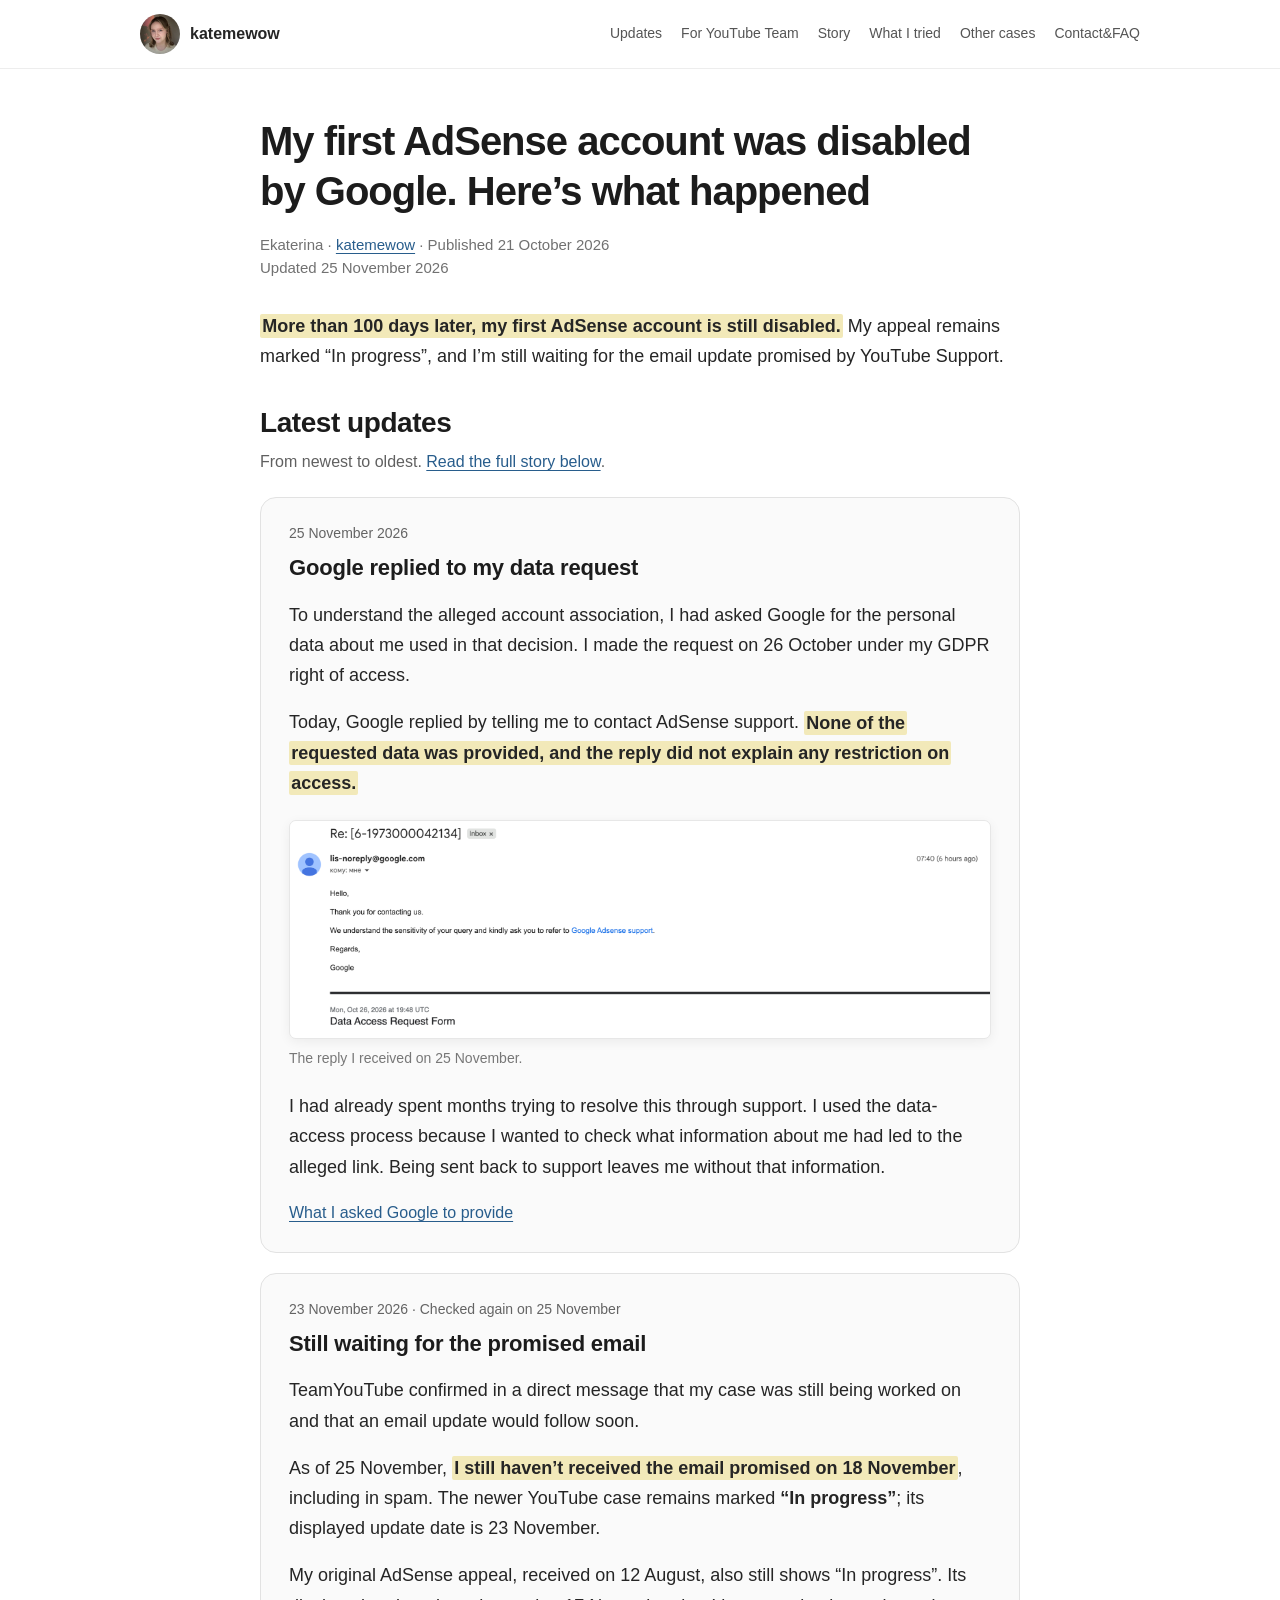
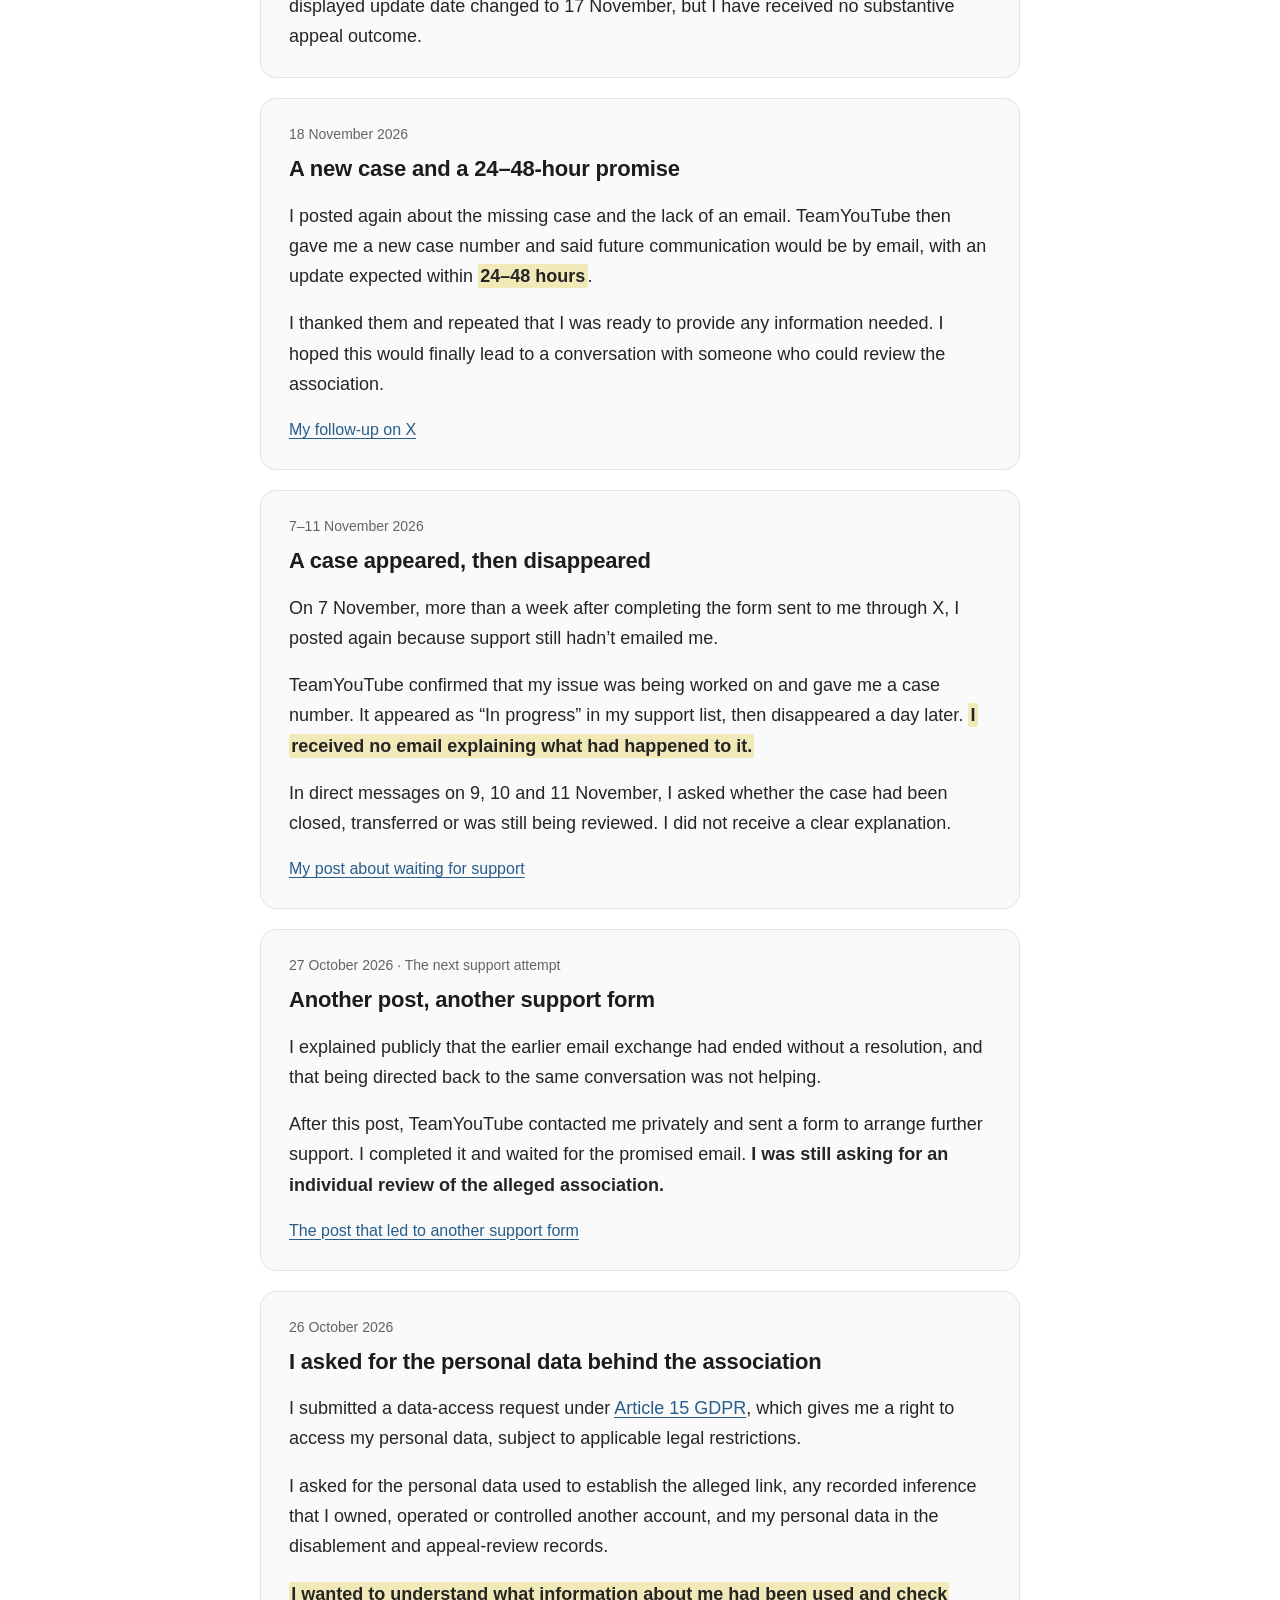
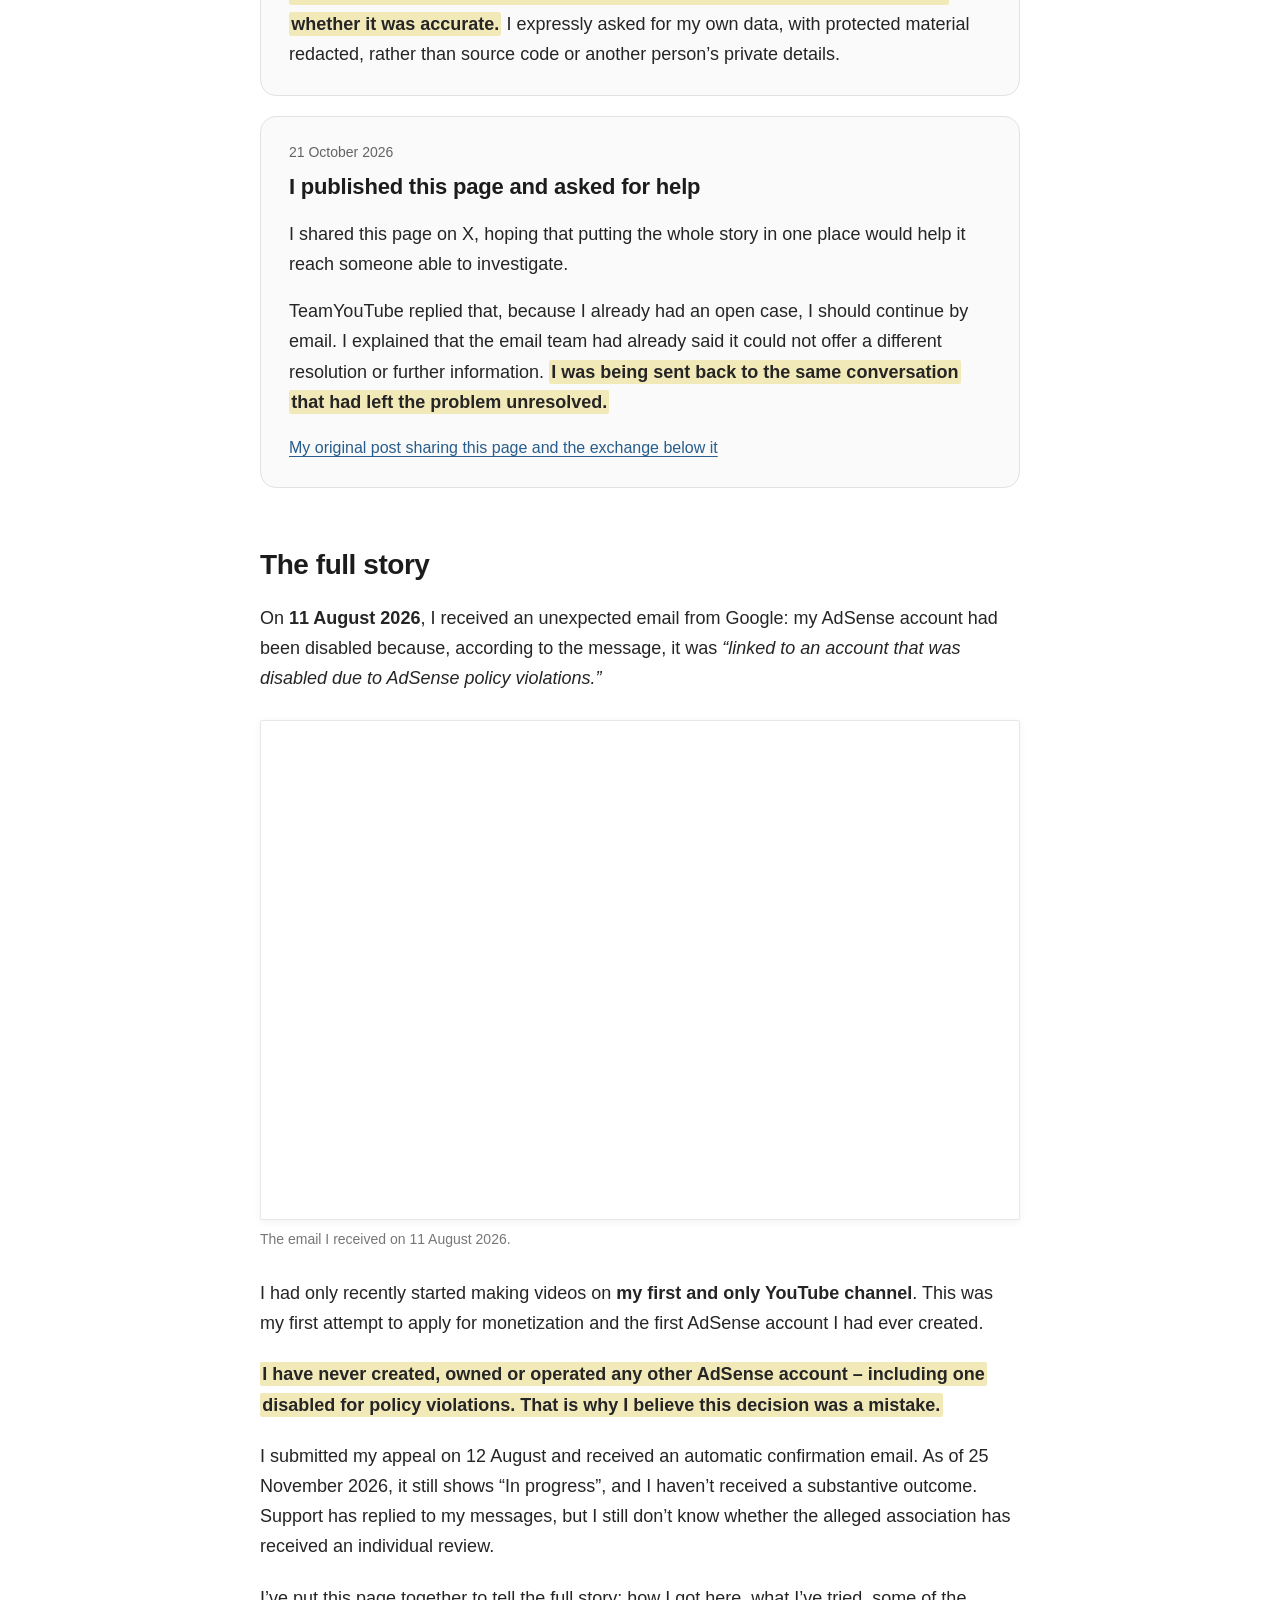
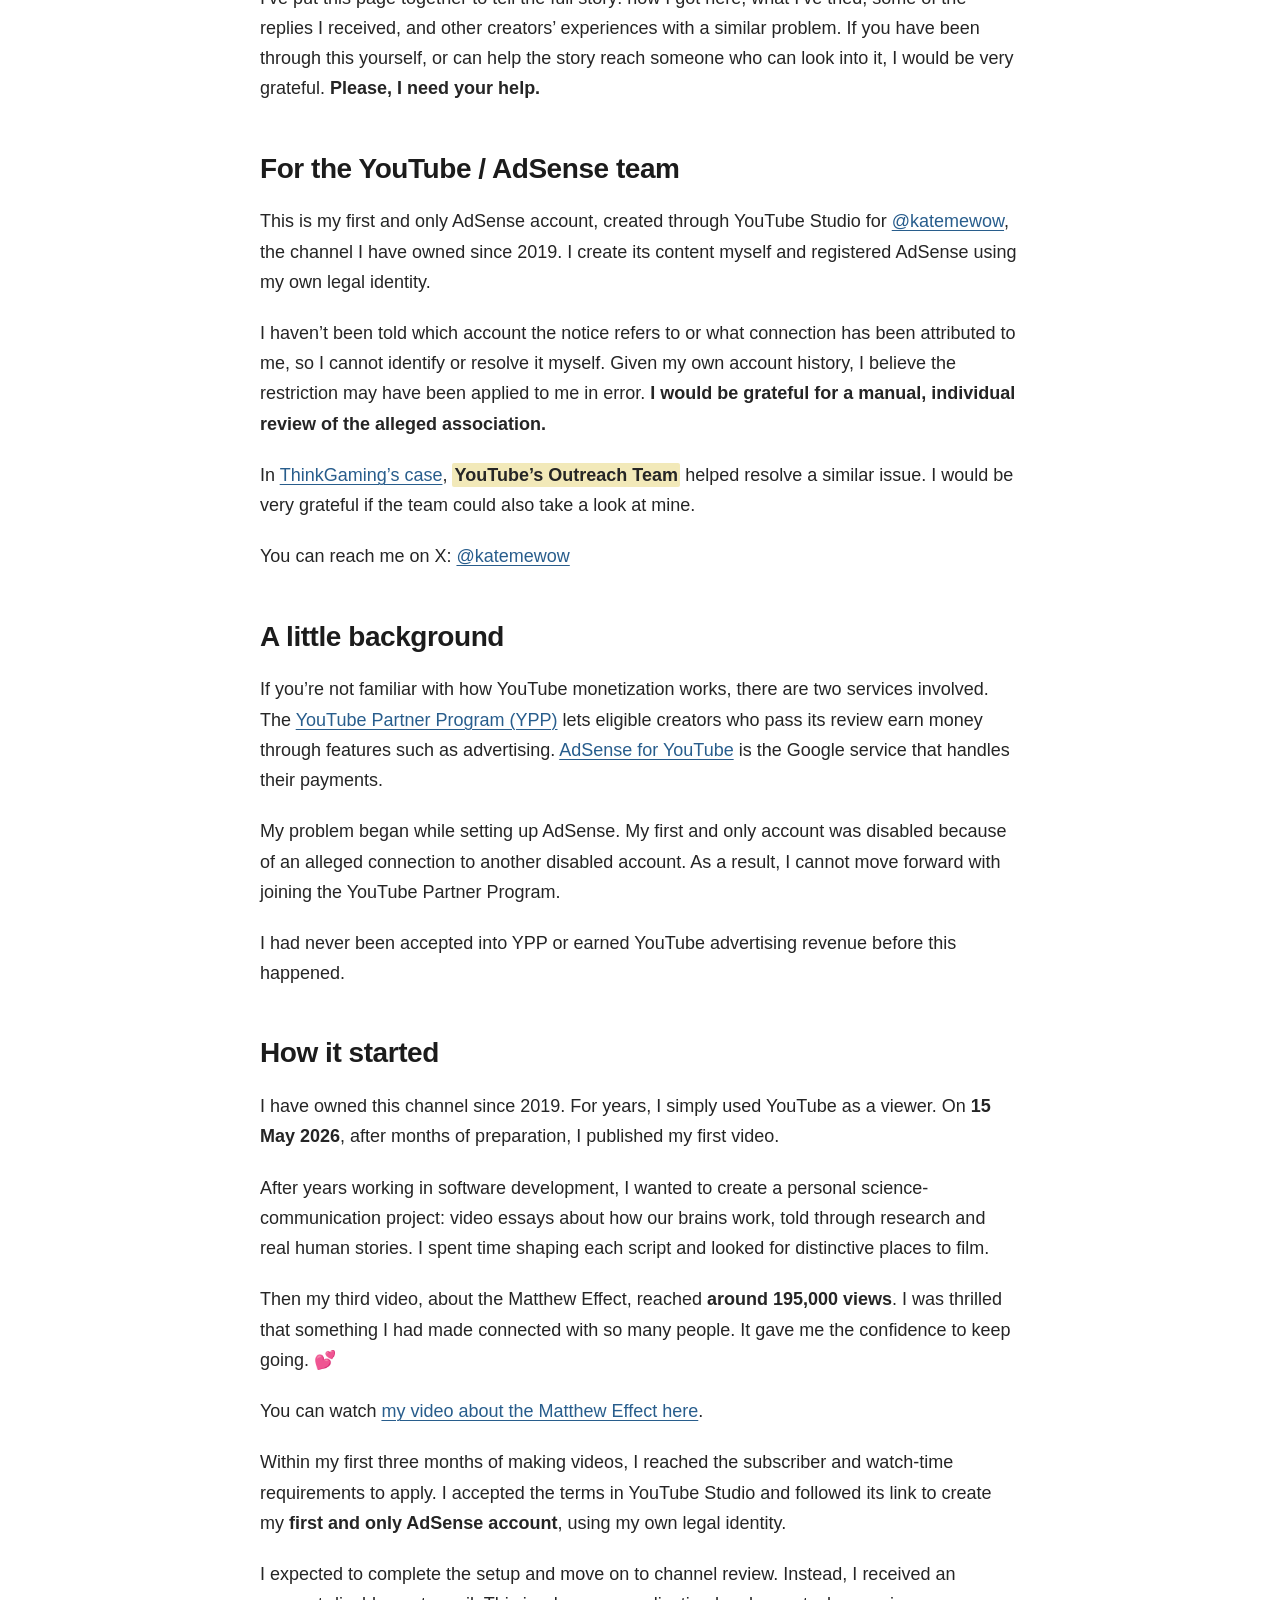
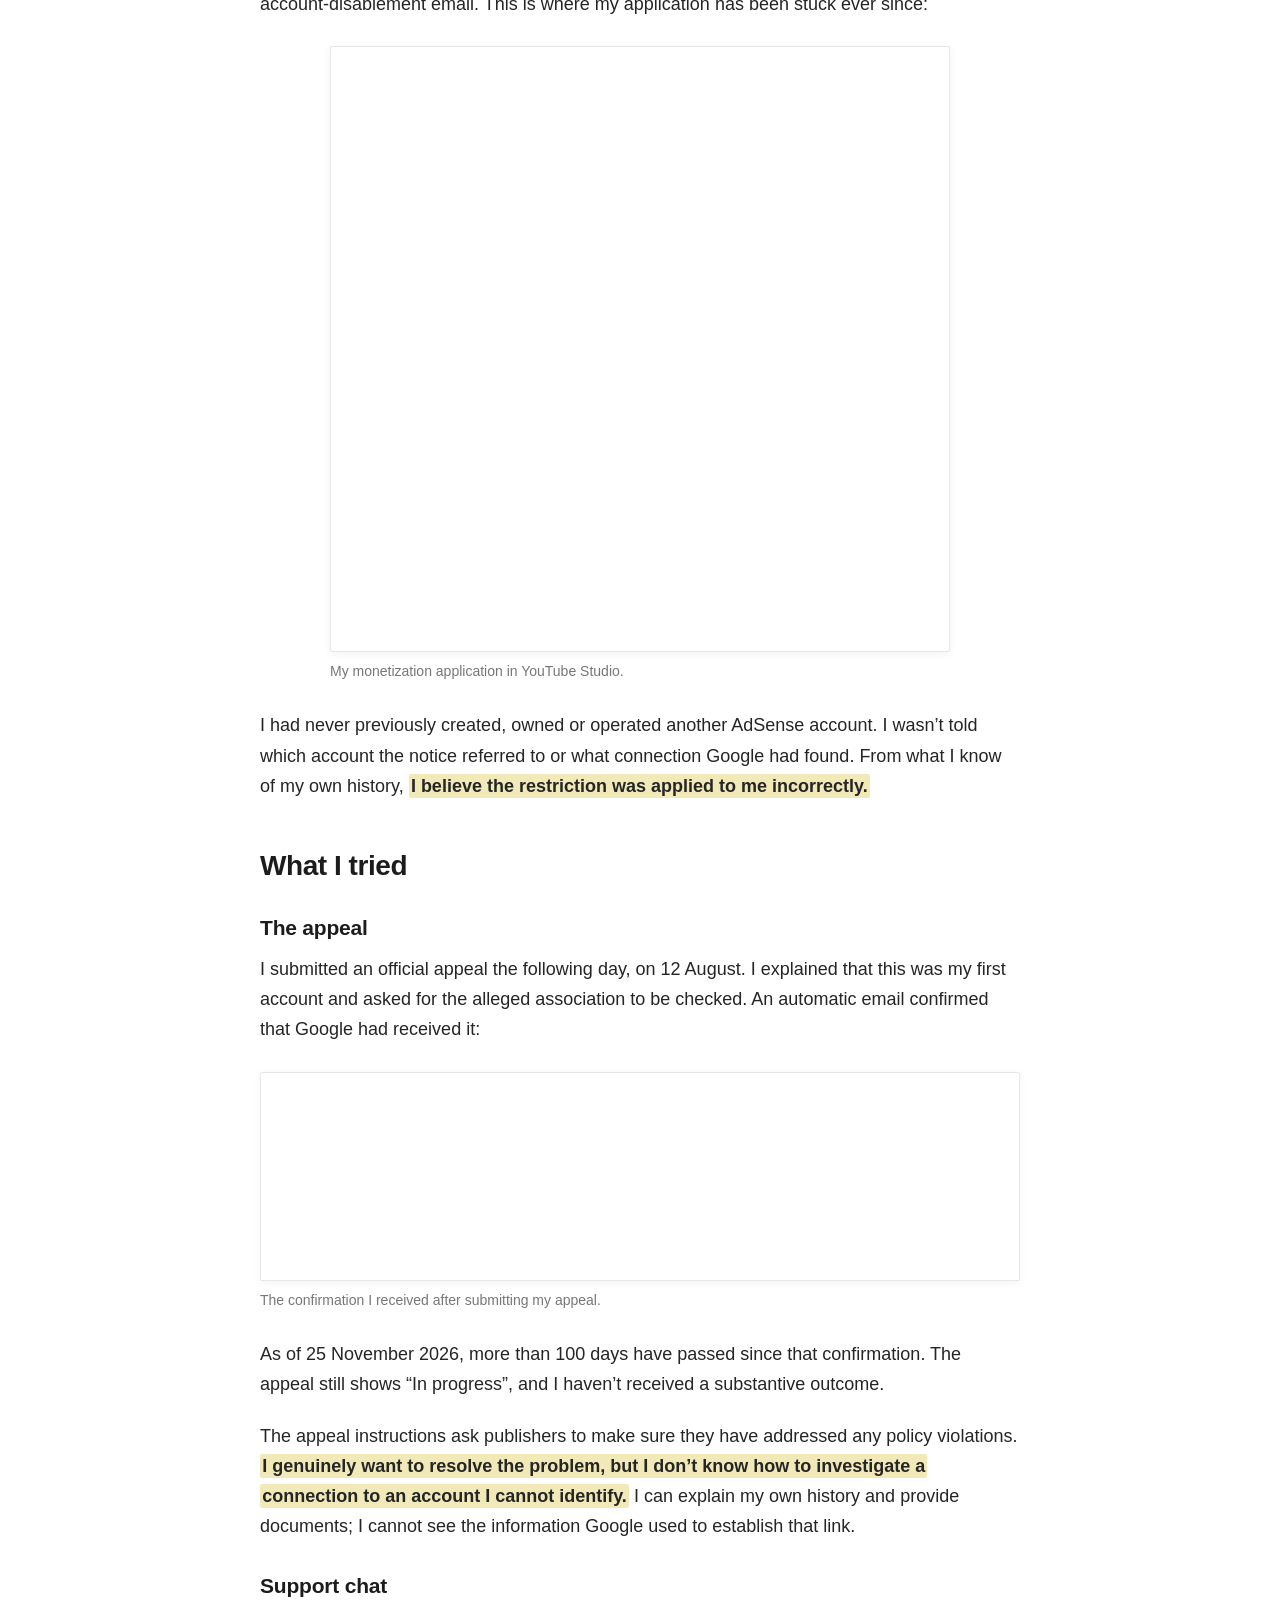
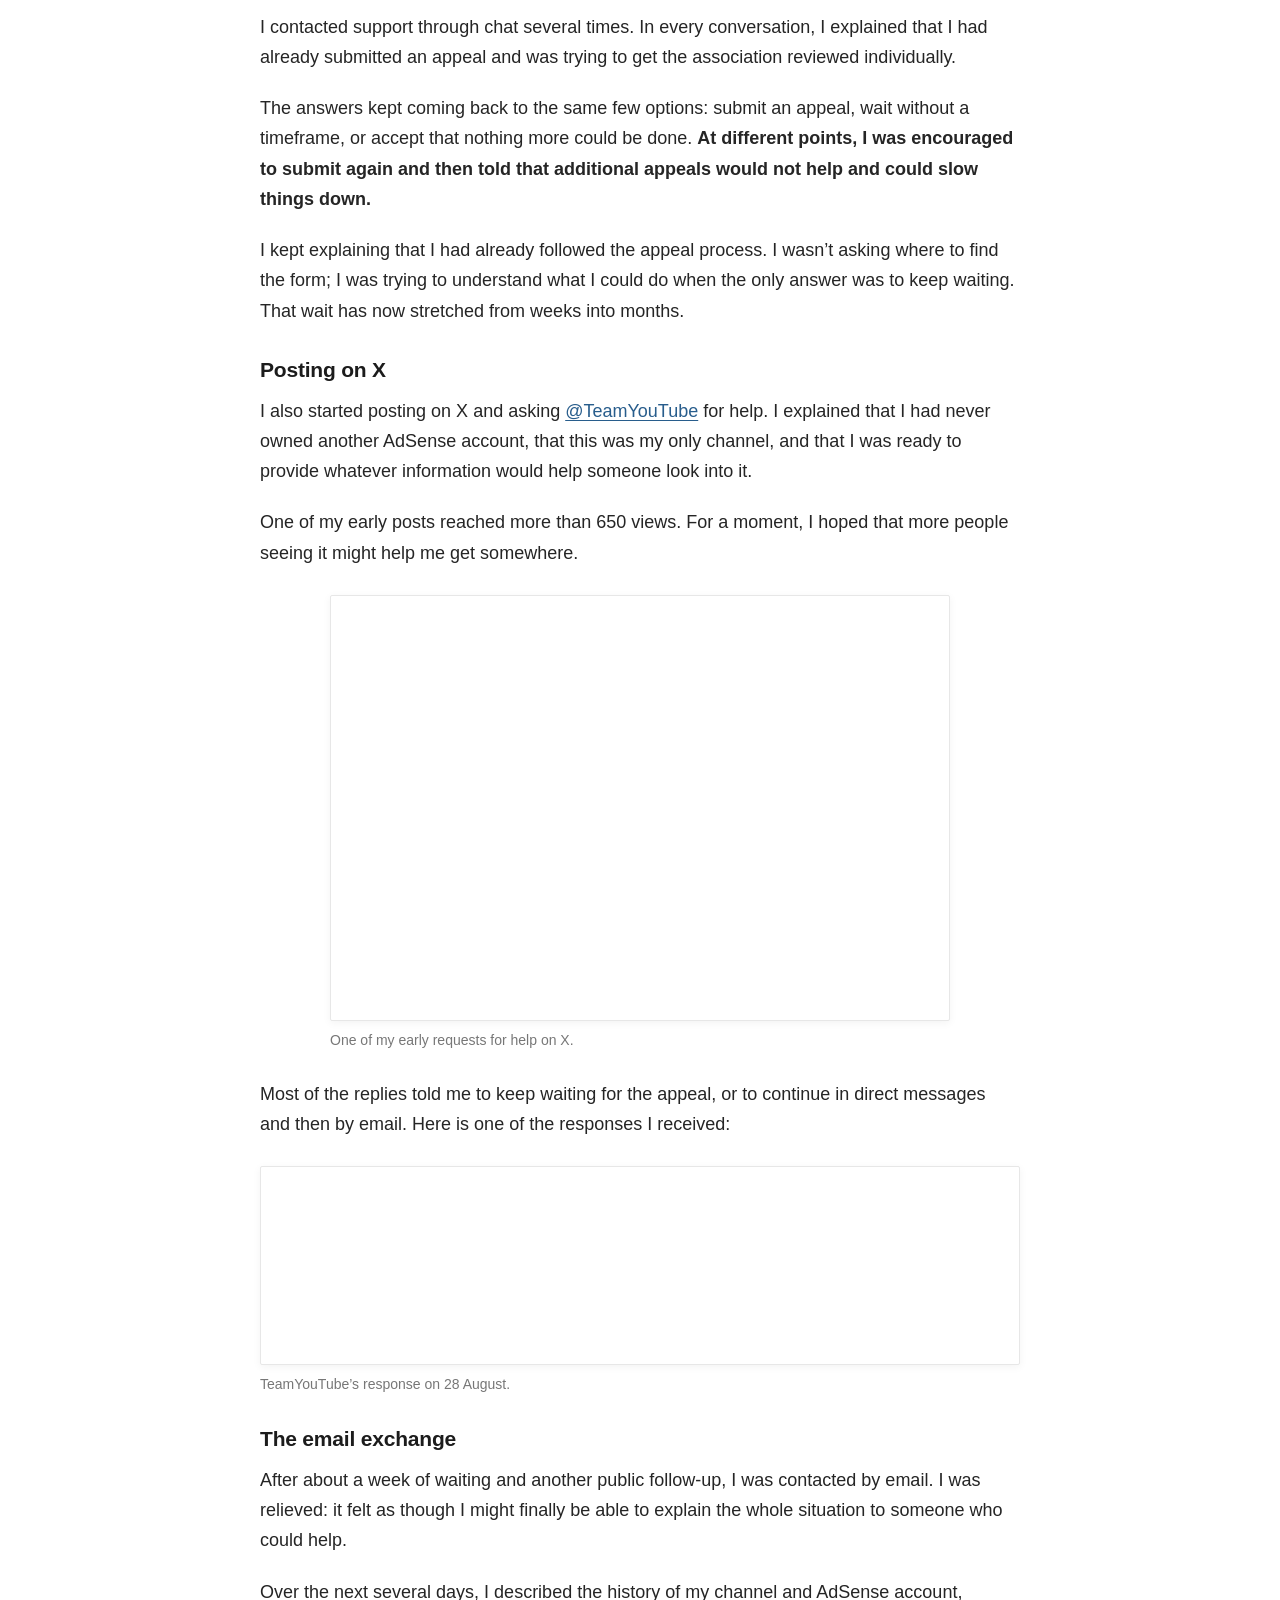
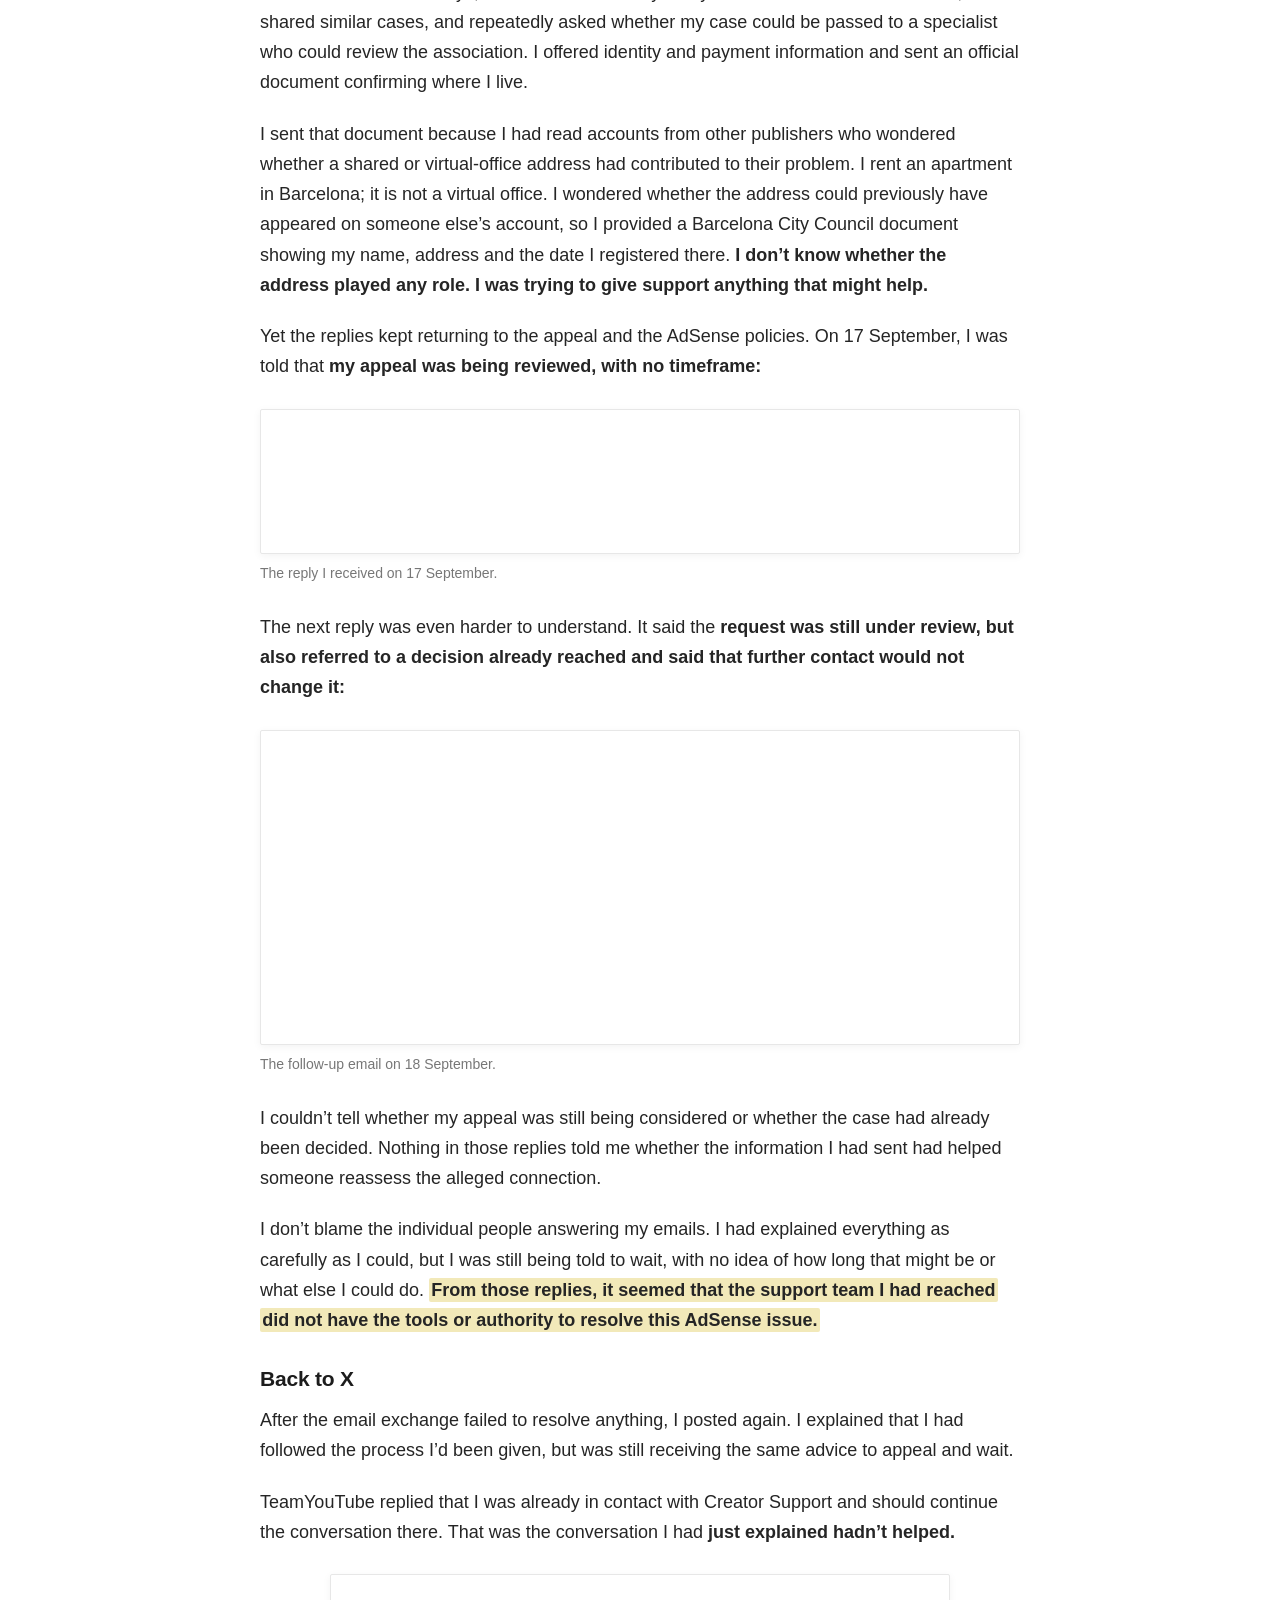
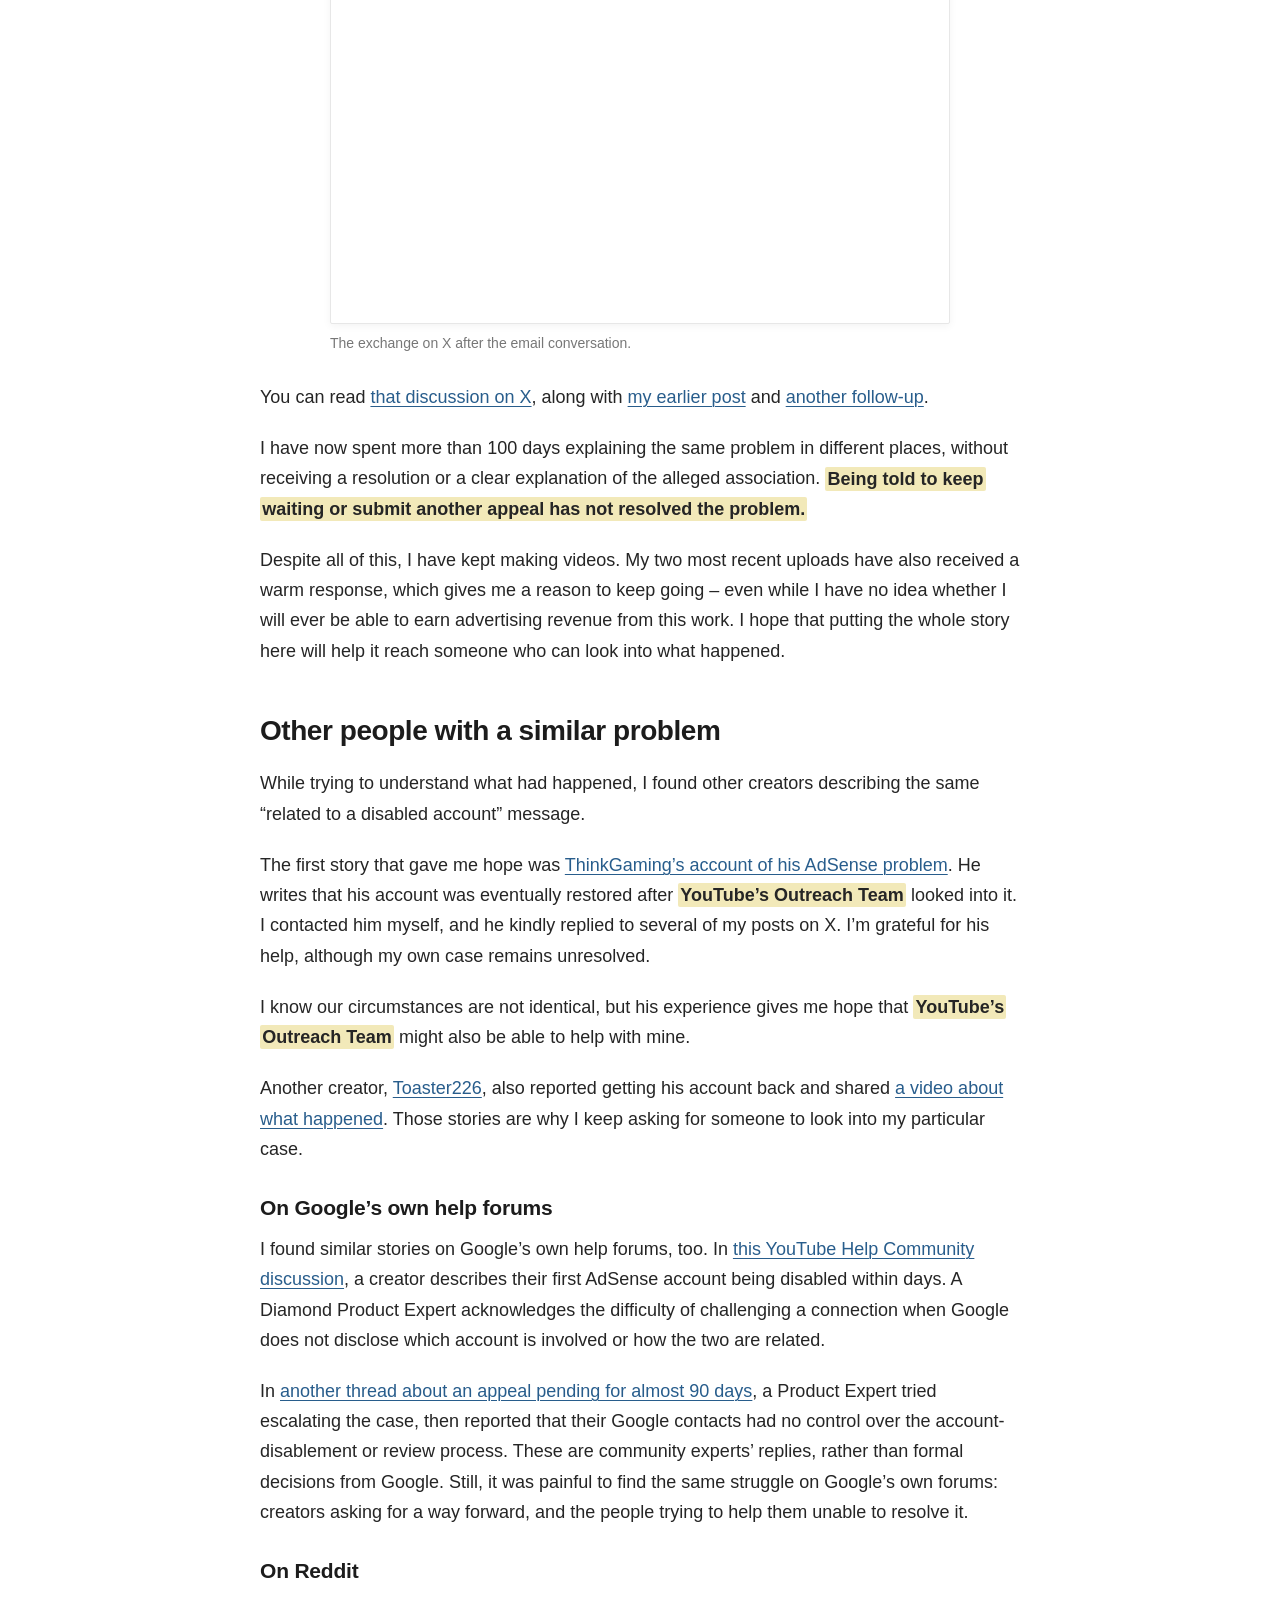
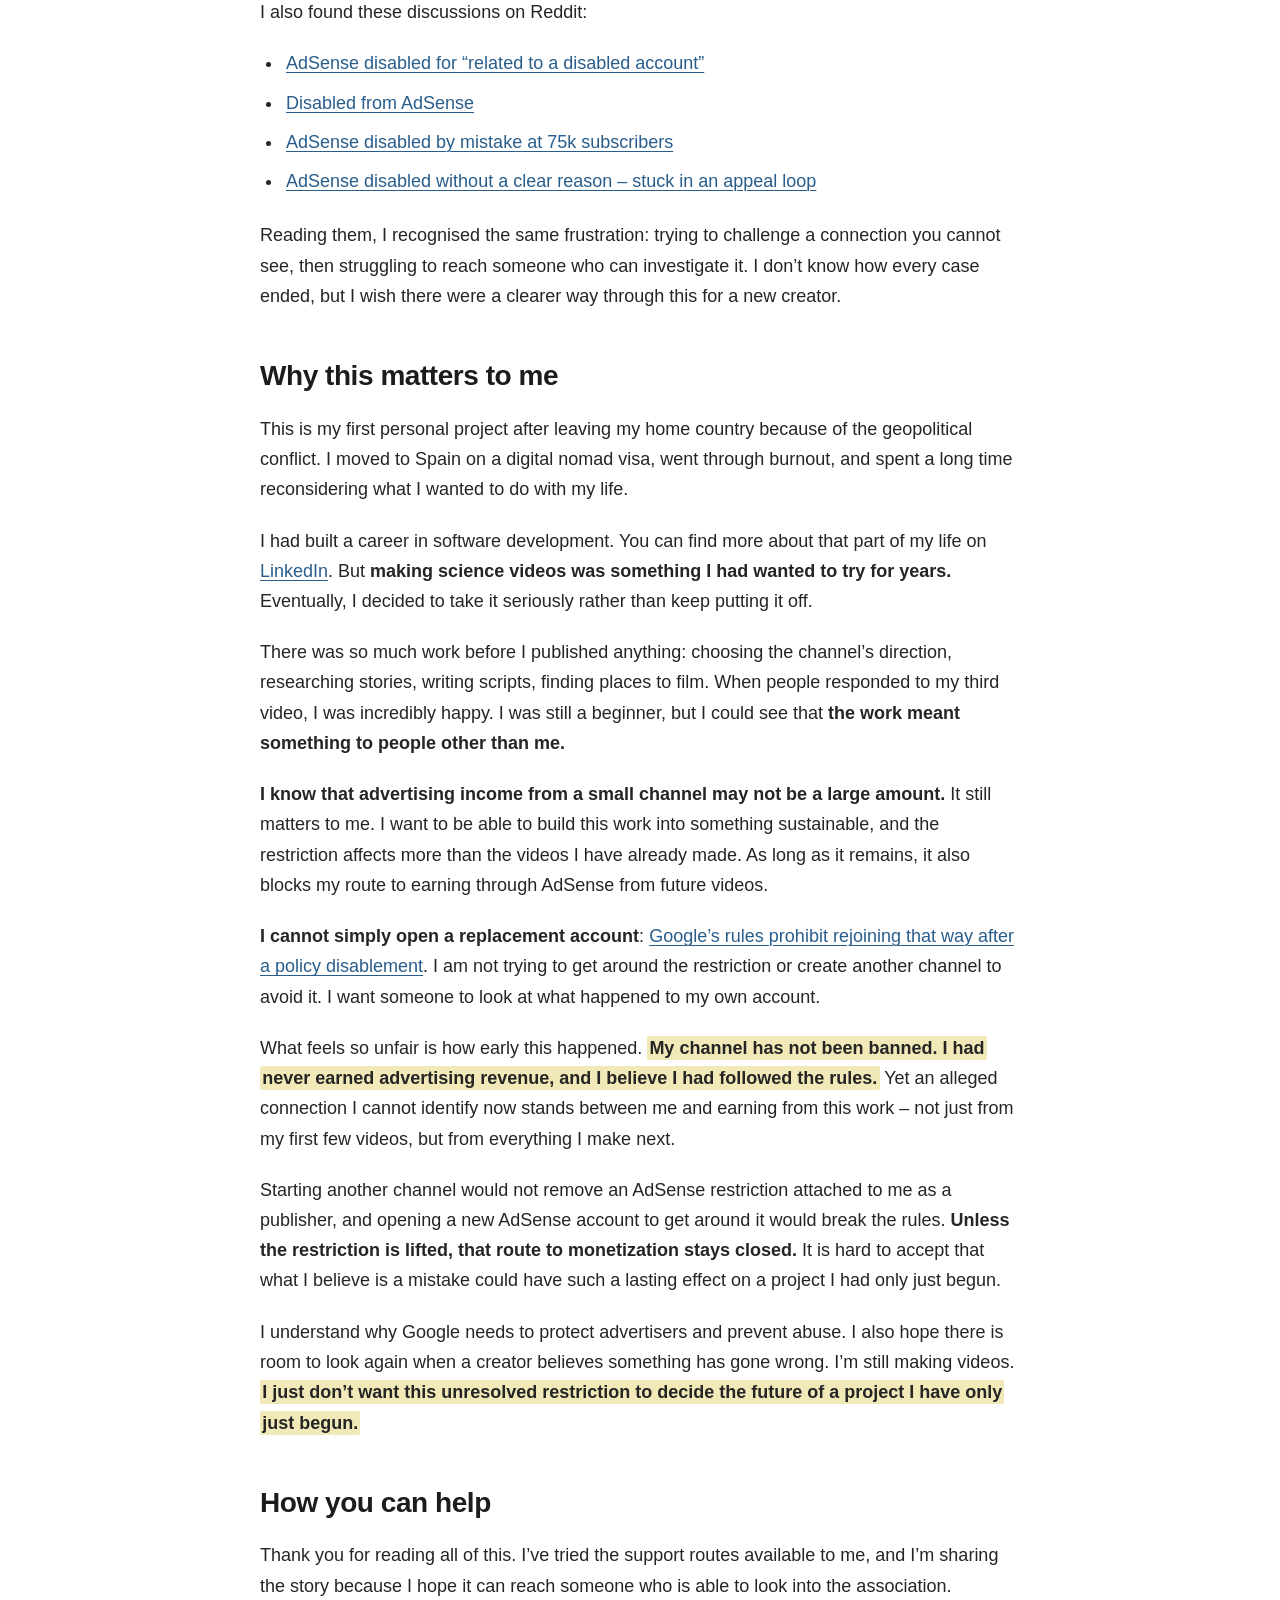
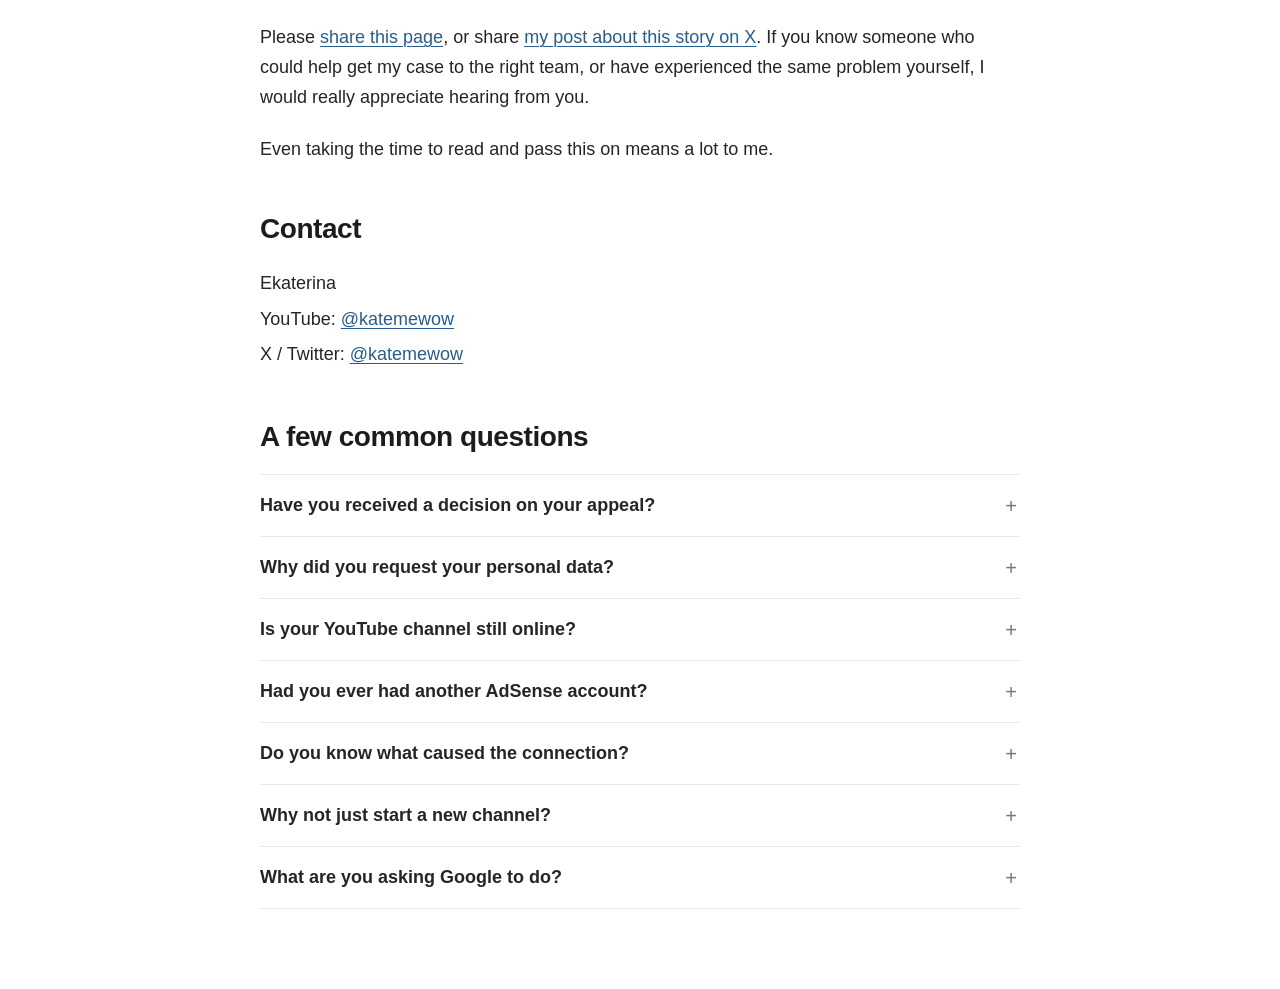
<file: index.html>
<!doctype html><html lang="en"><head><meta charset="utf-8"><meta name="viewport" content="width=device-width, initial-scale=1"><meta http-equiv="refresh" content="0;url=adsense-story/"><title>katemewow</title></head><body><p><a href="adsense-story/">Read my AdSense story</a></p></body></html>
</file>
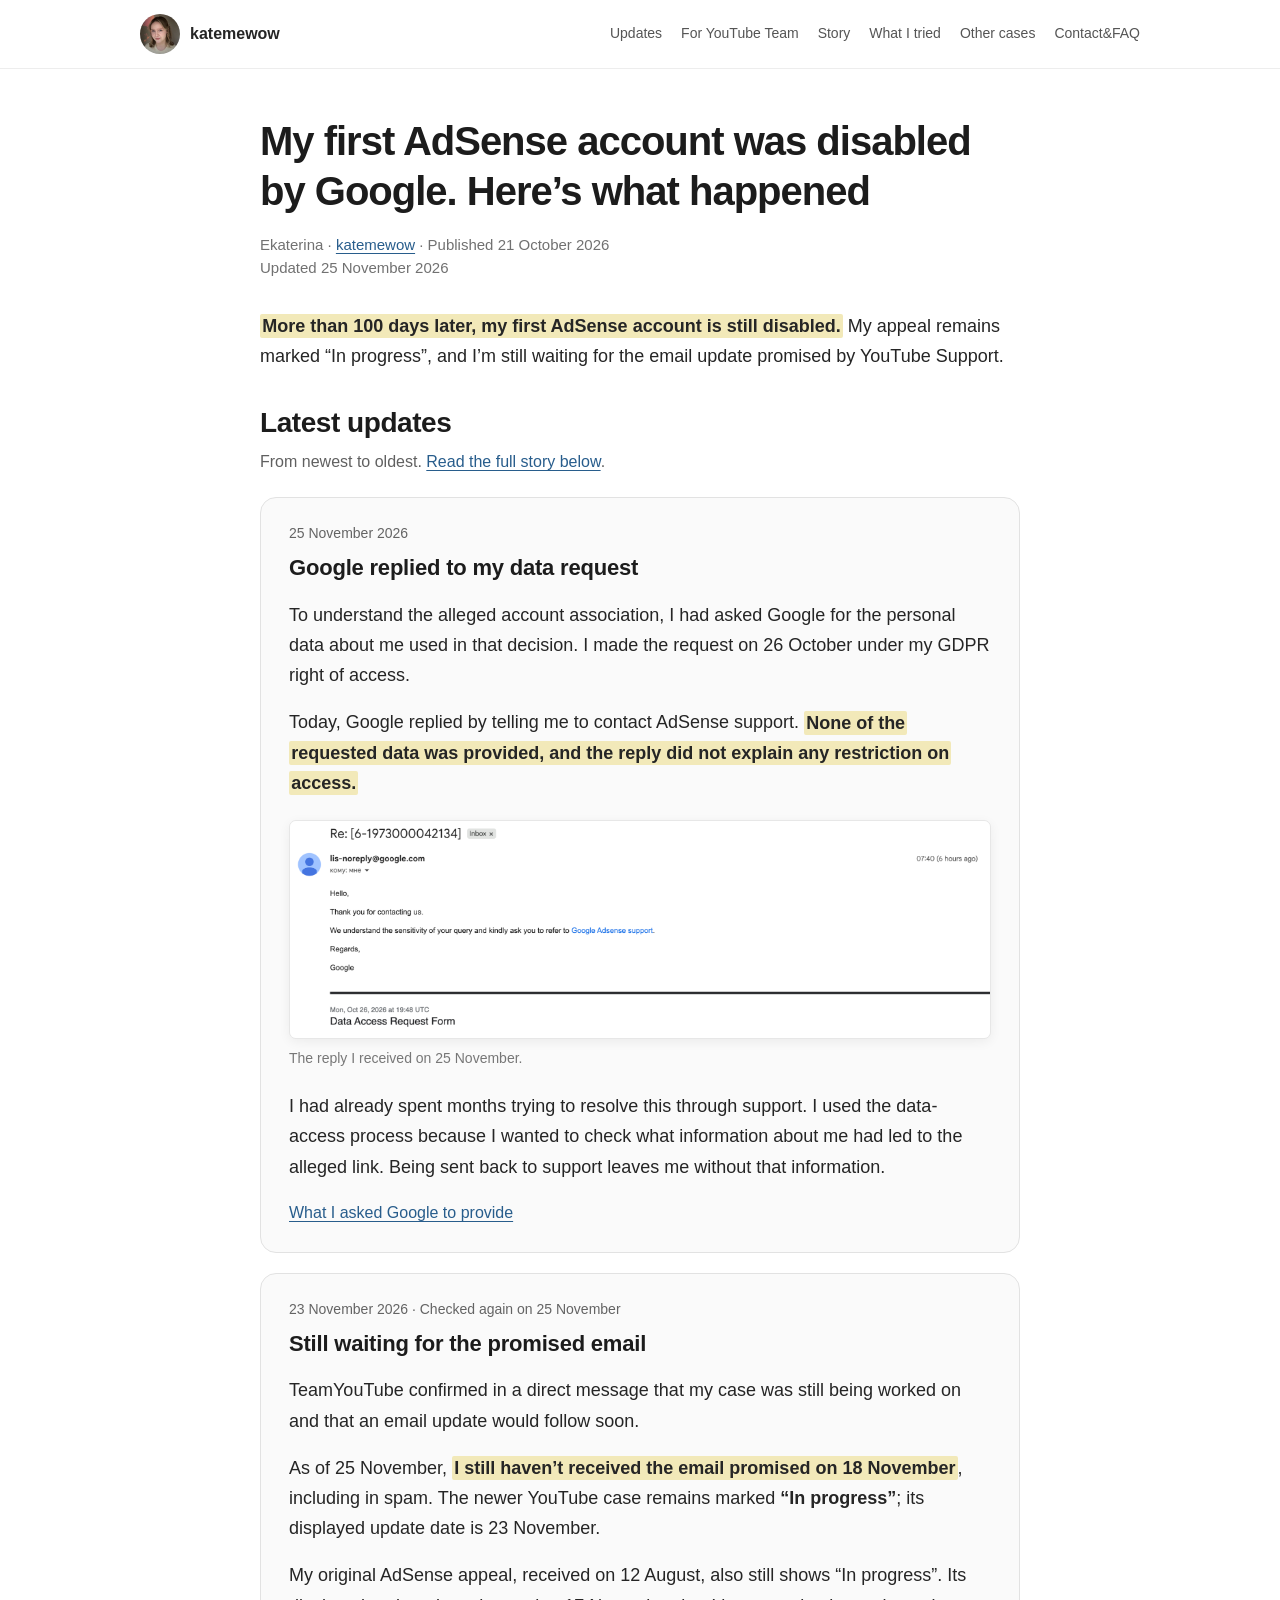
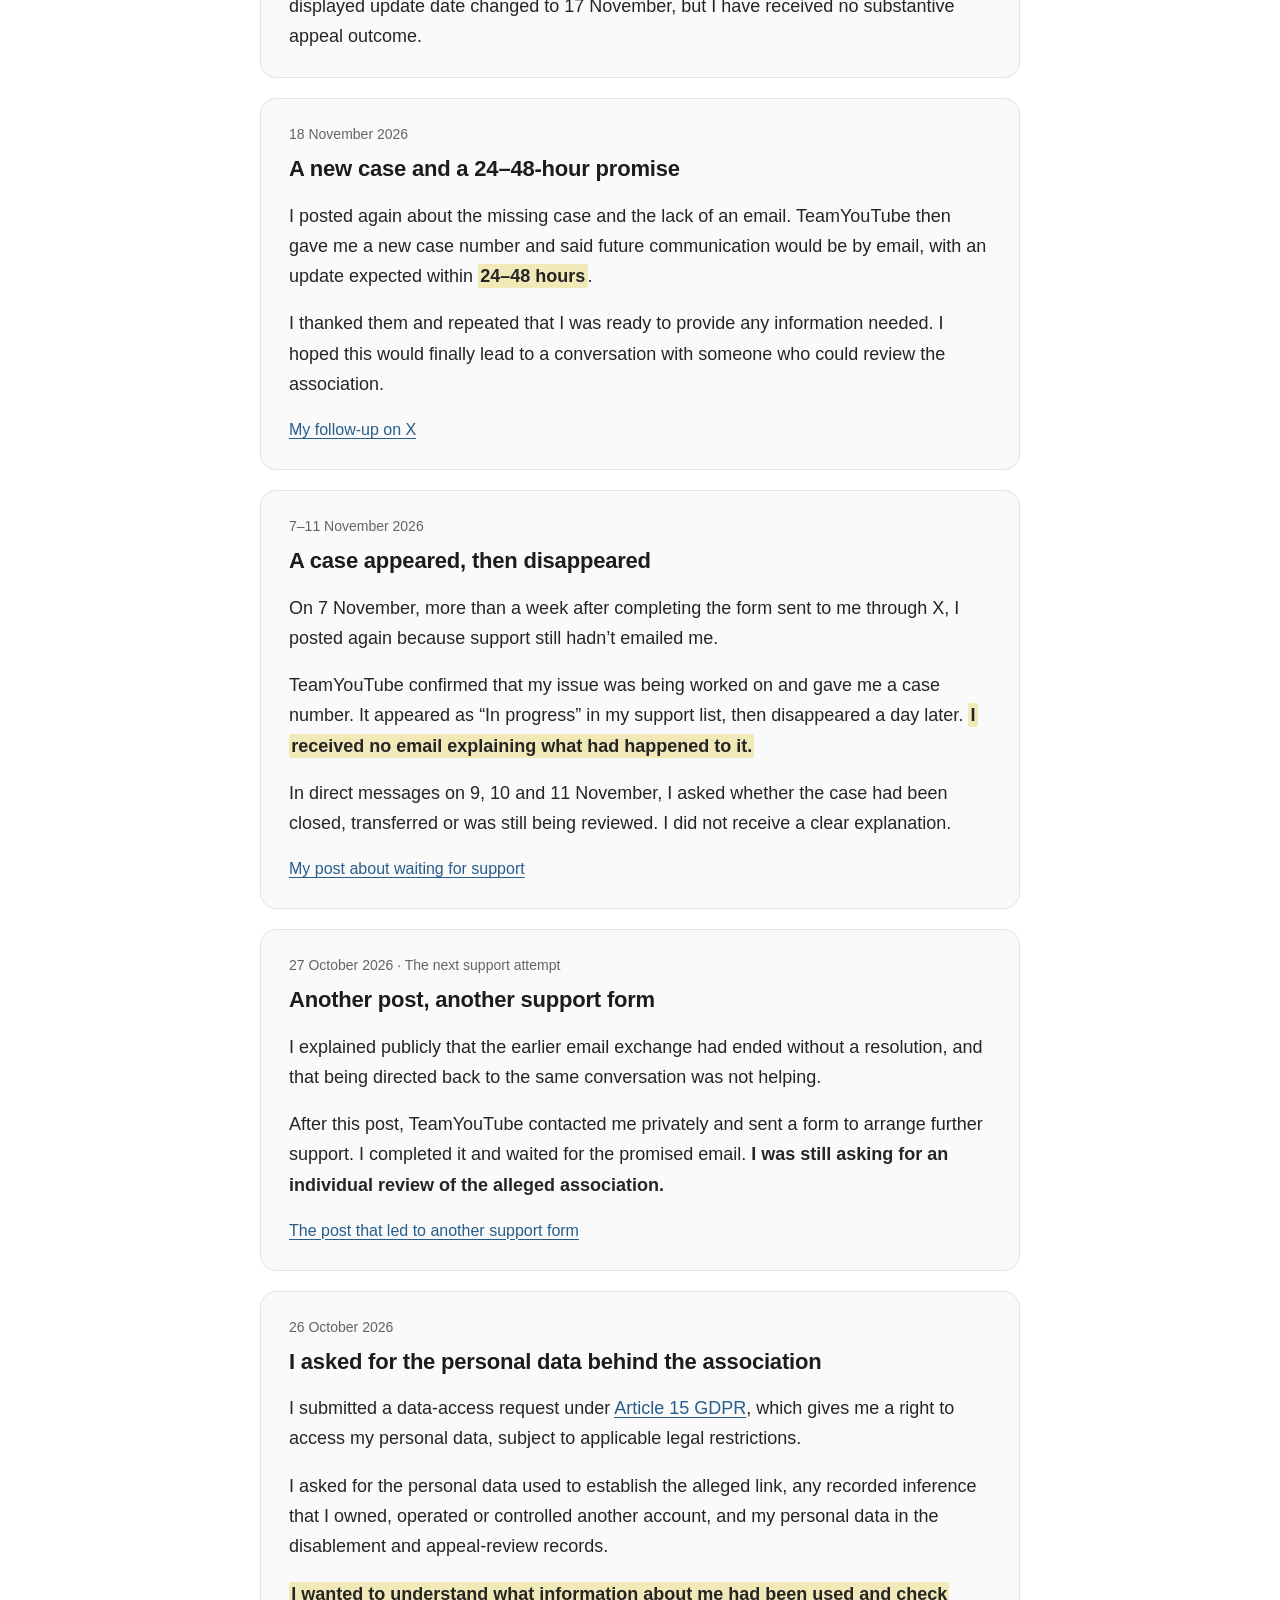
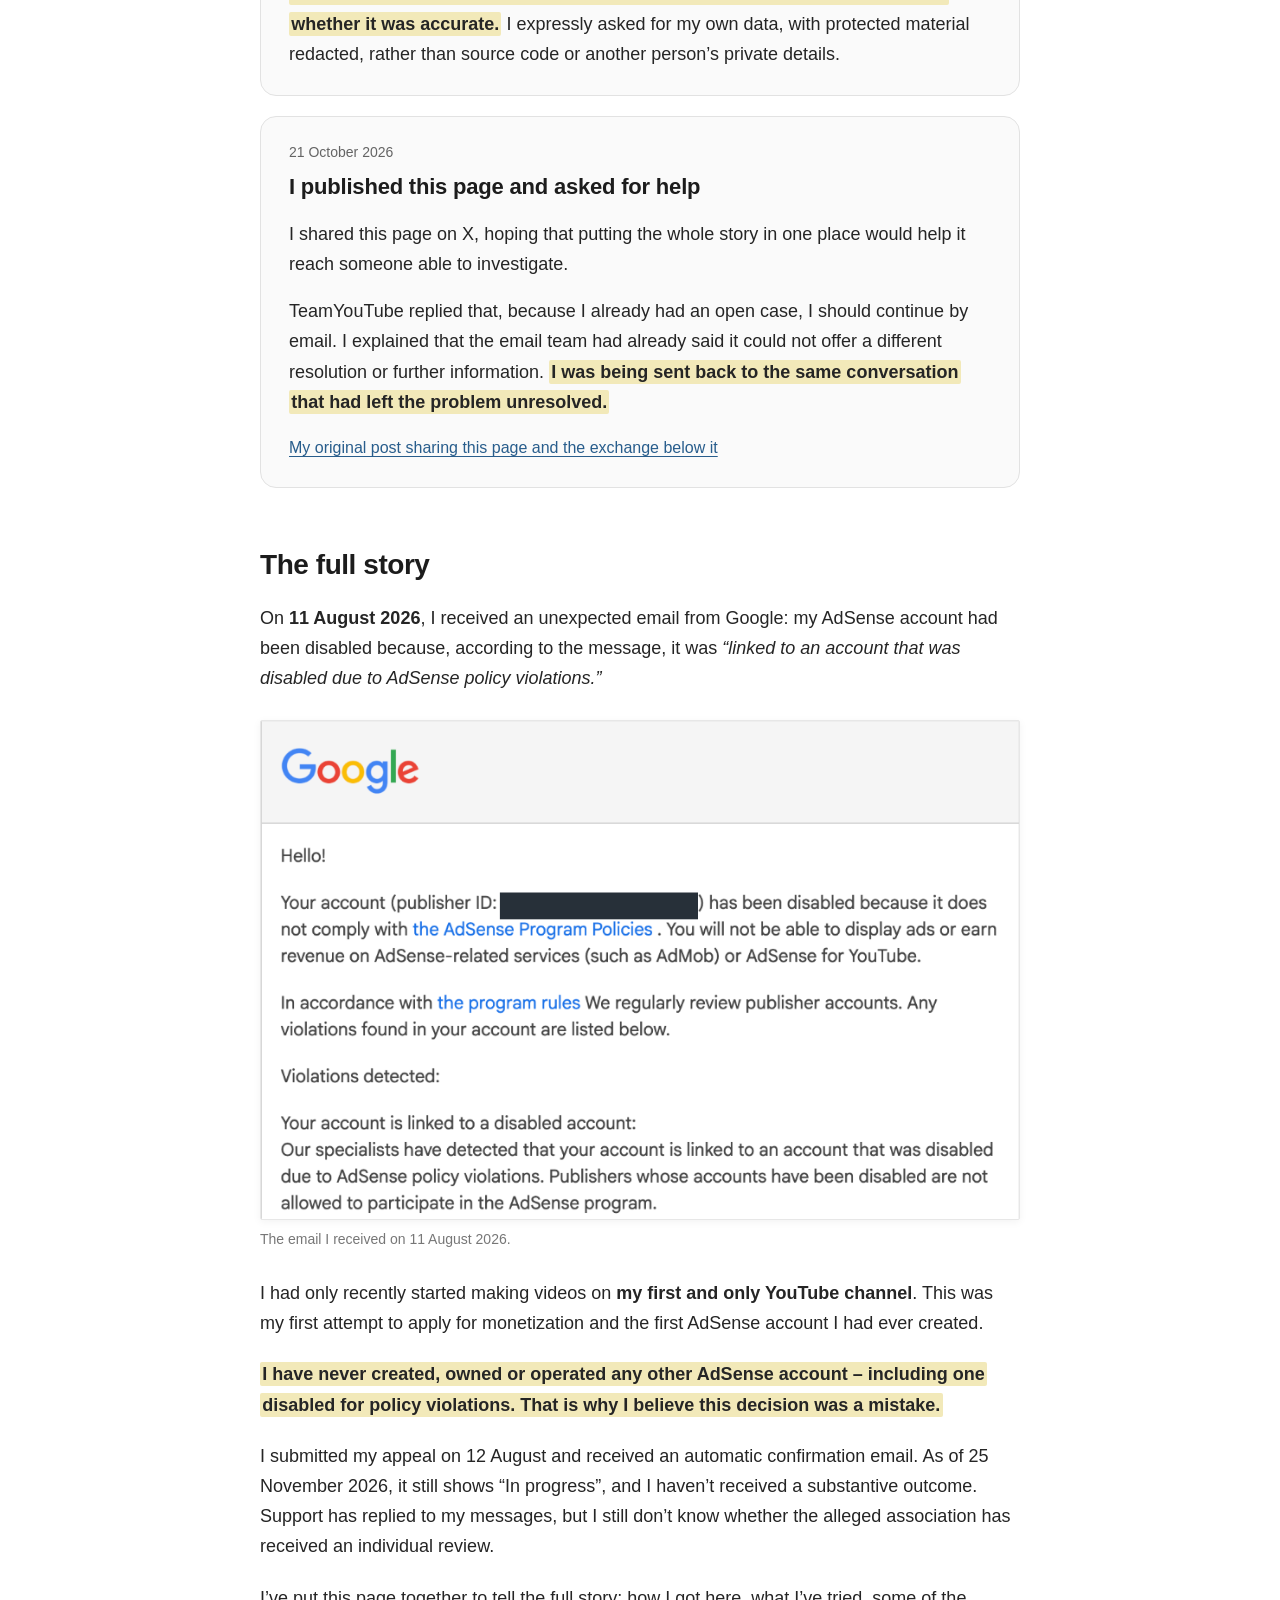
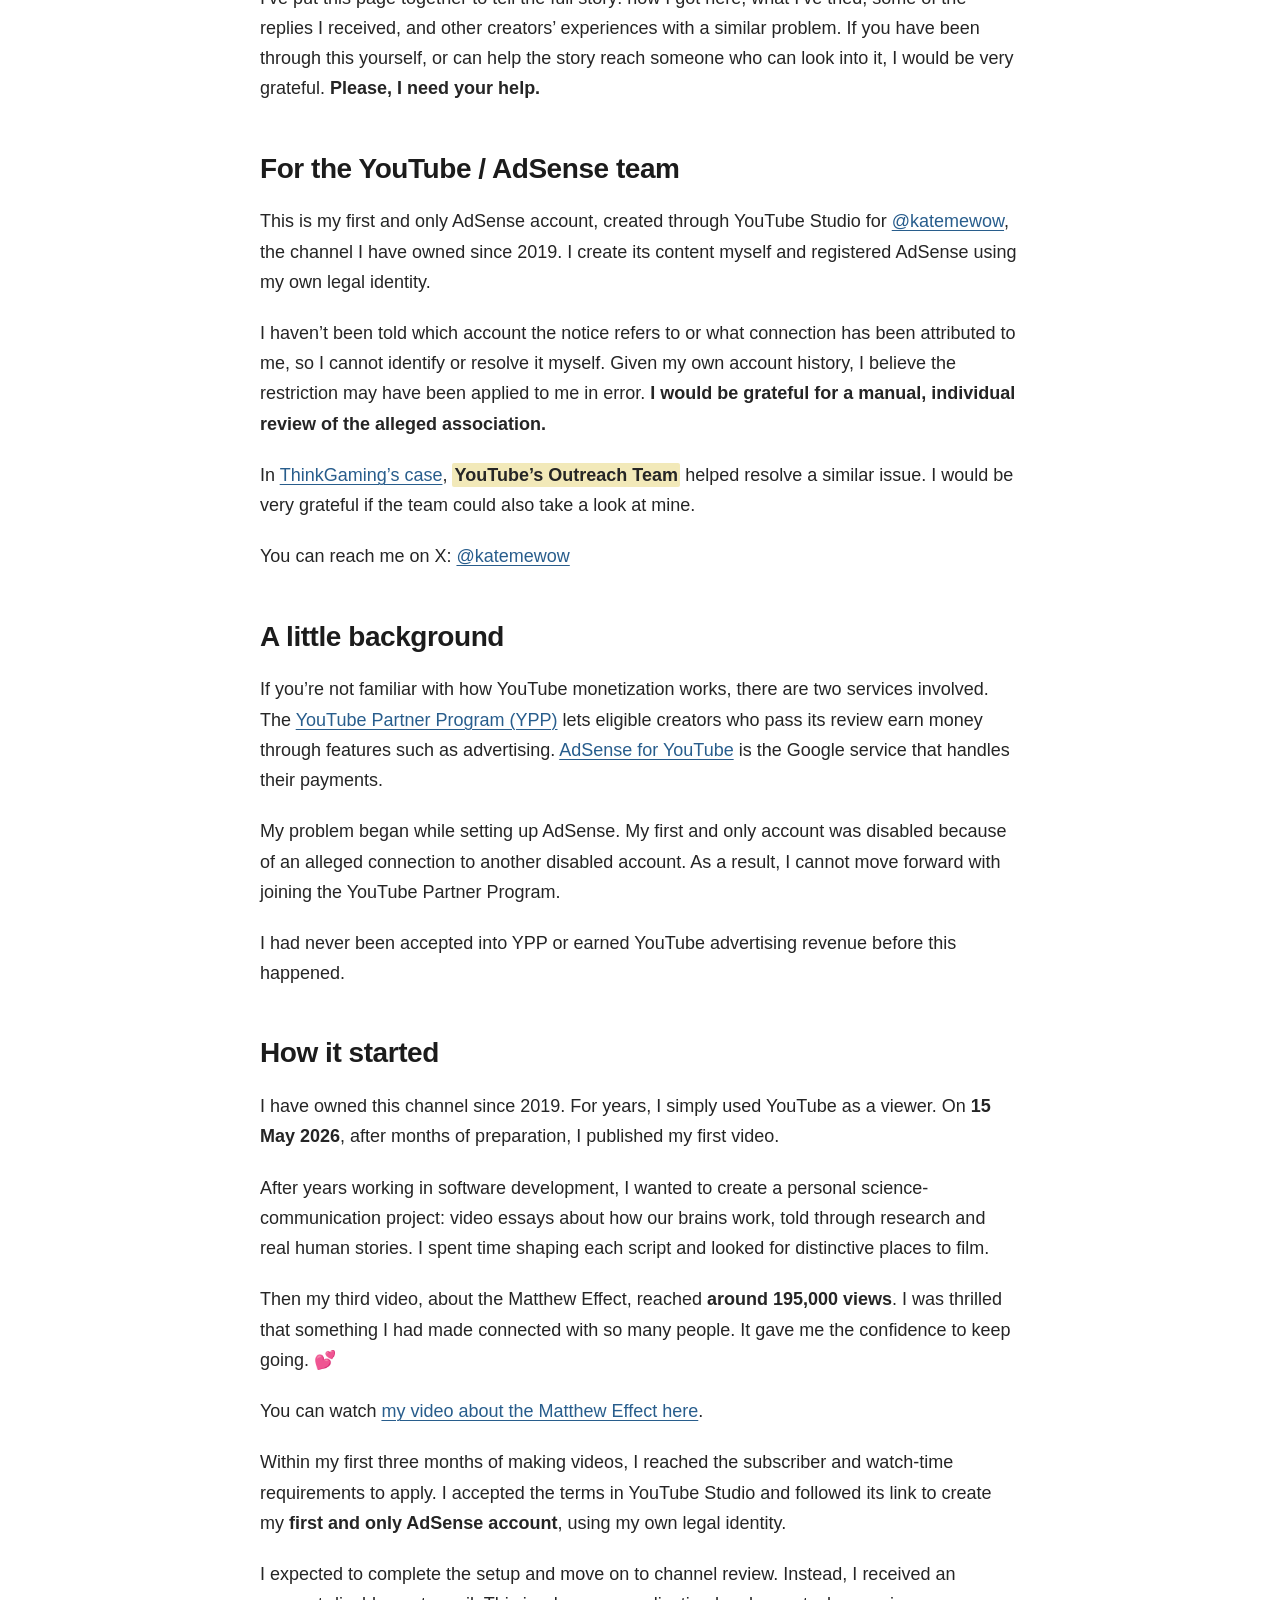
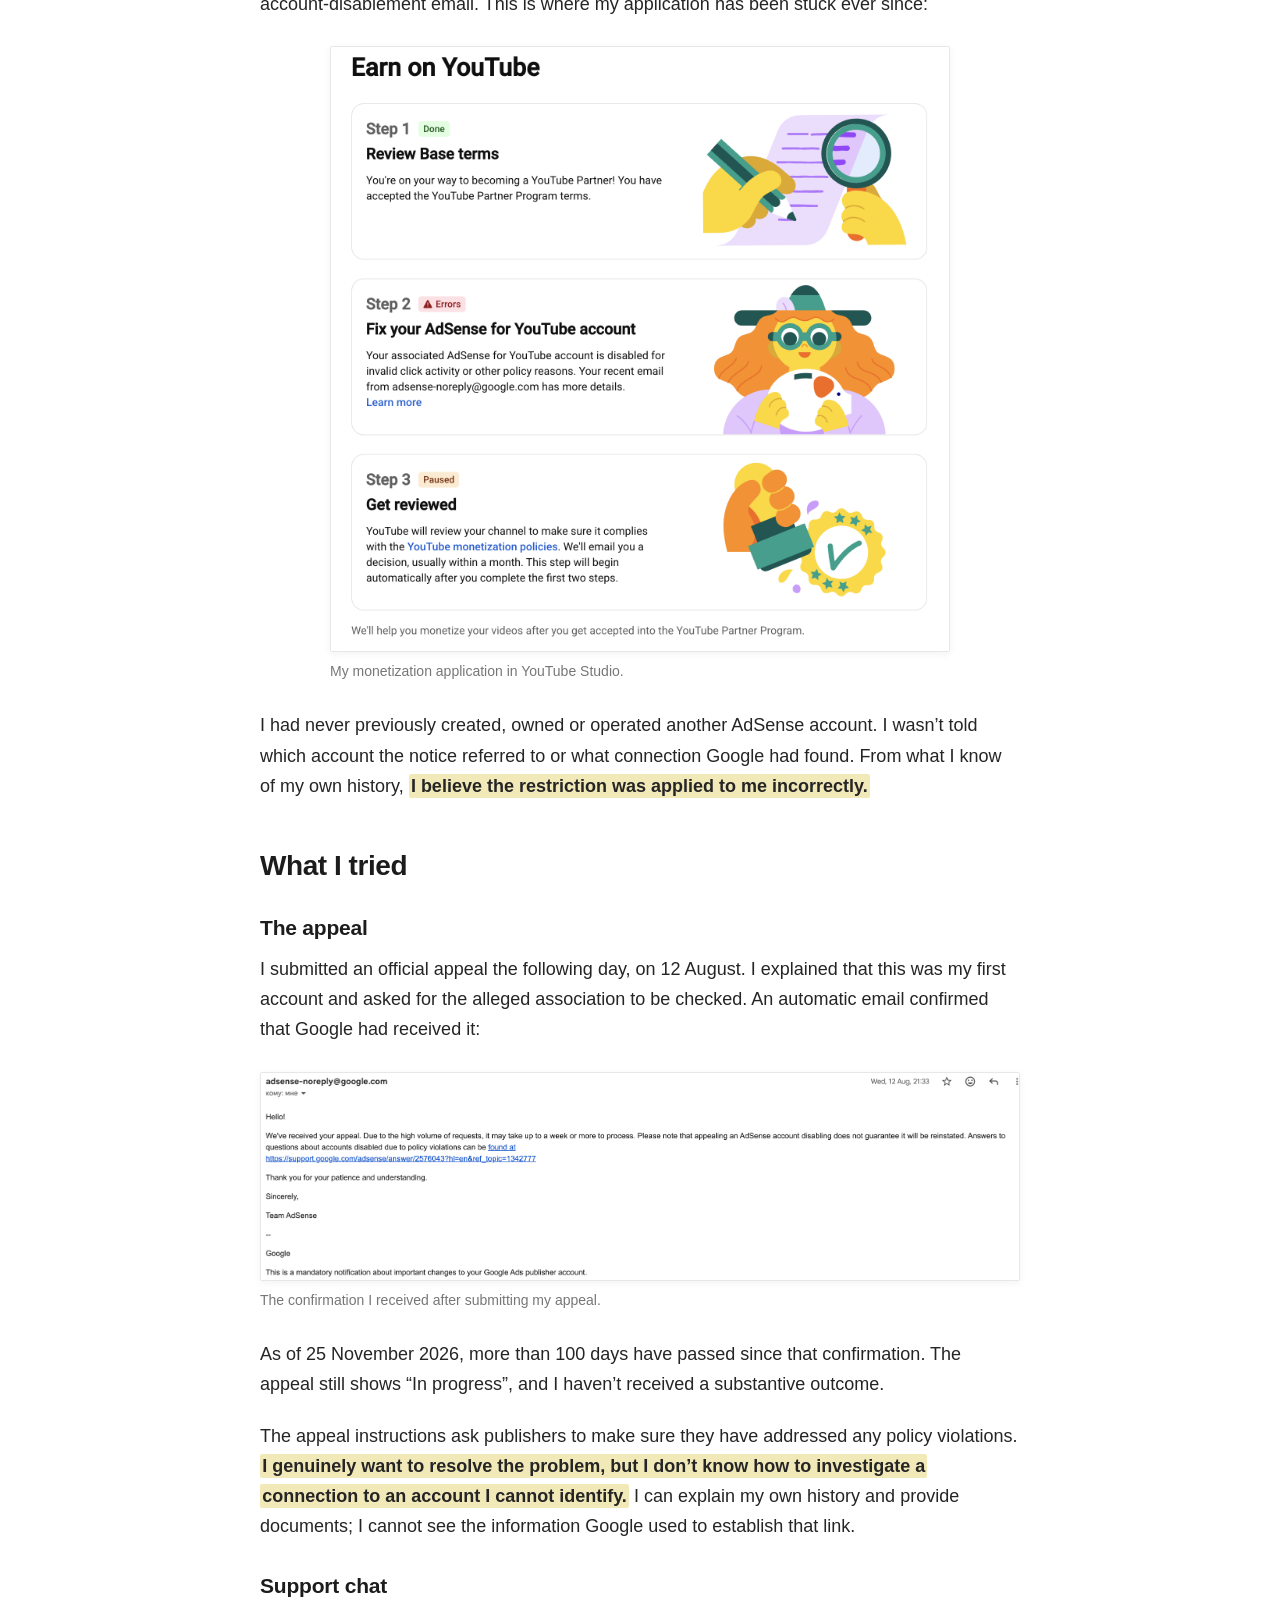
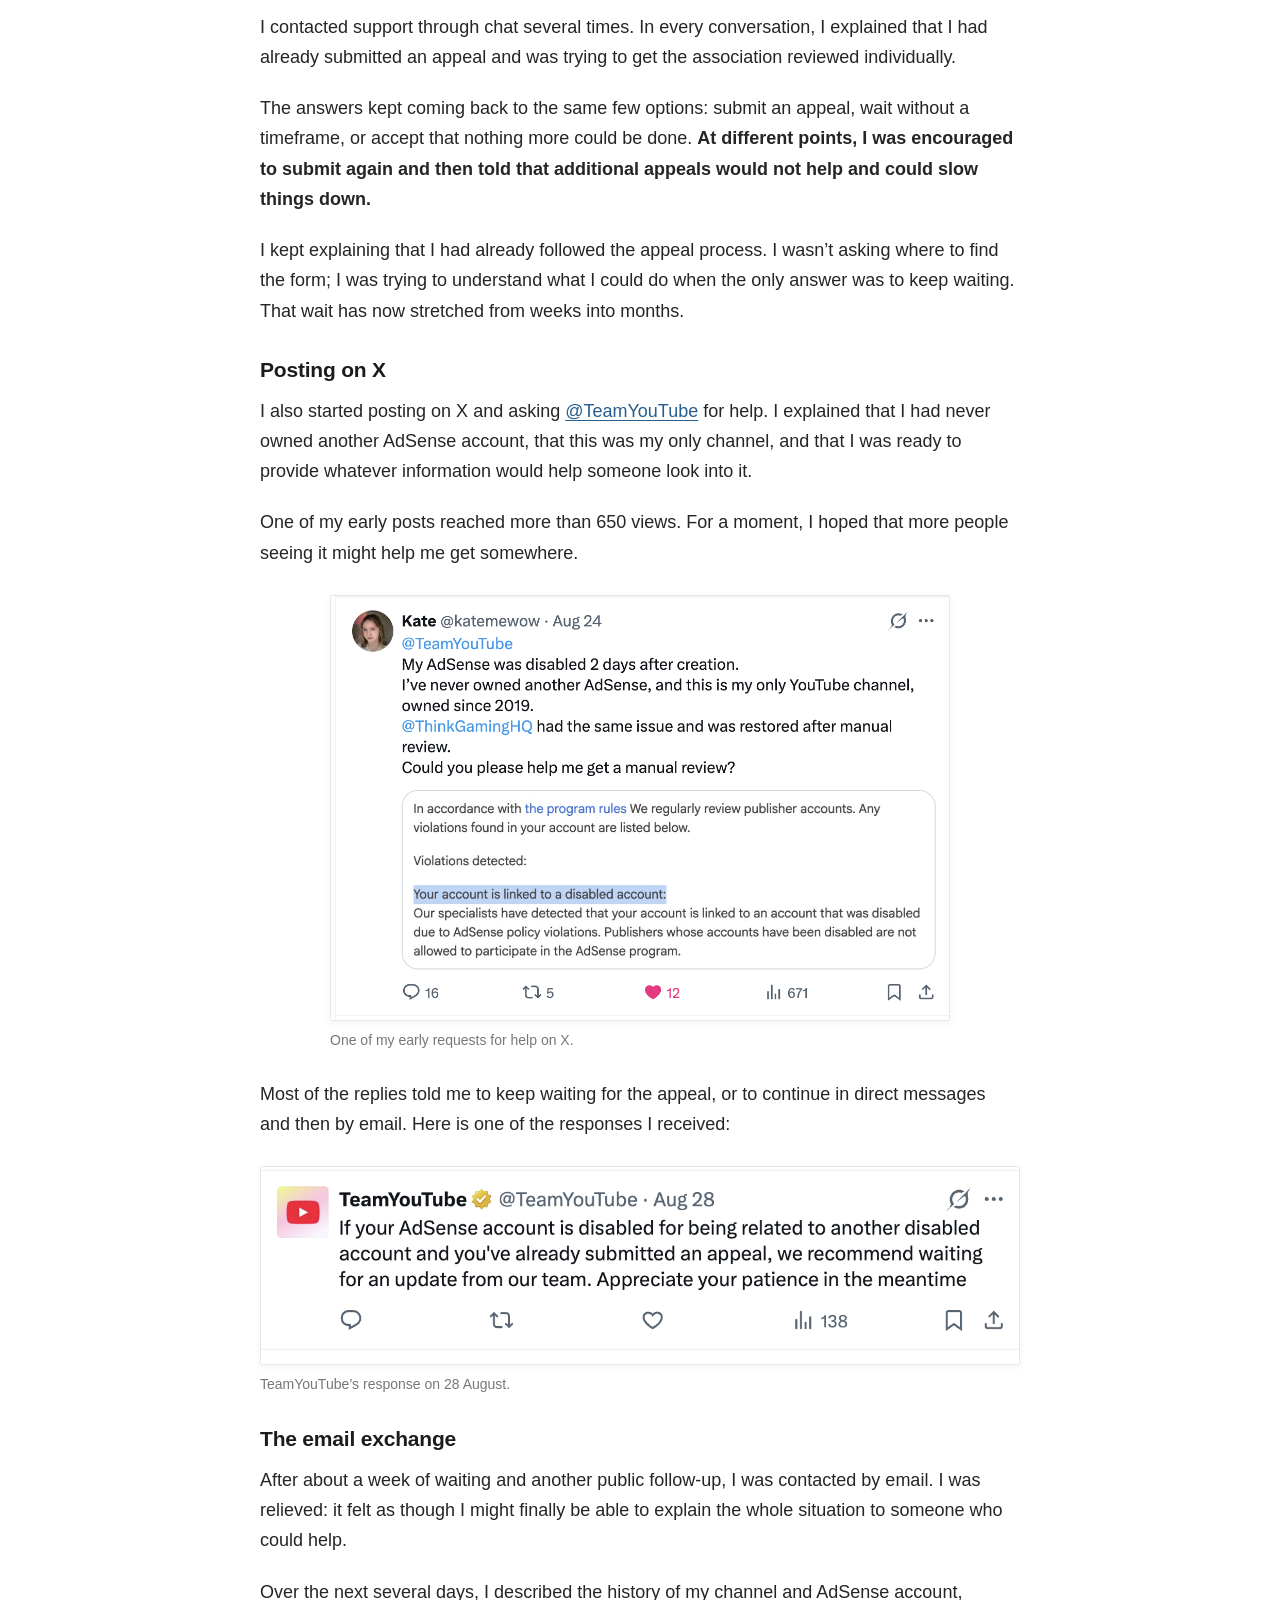
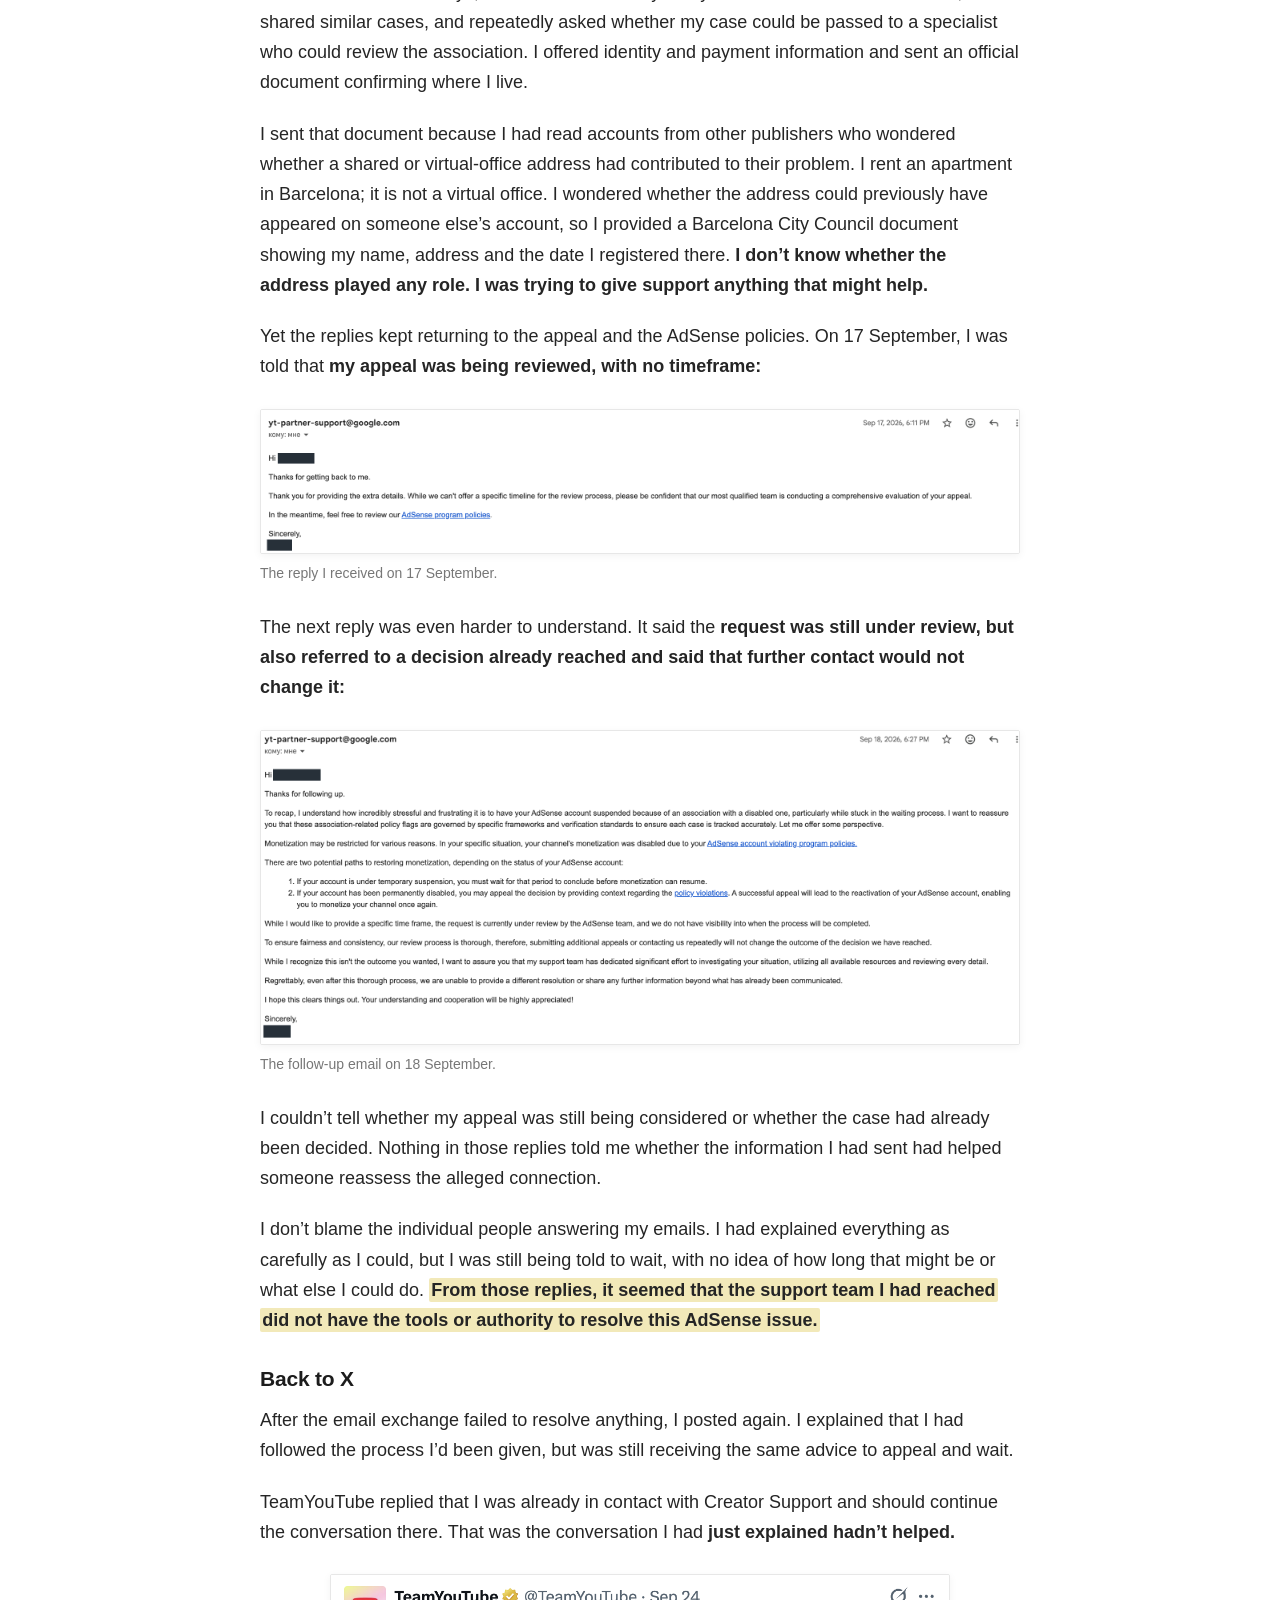
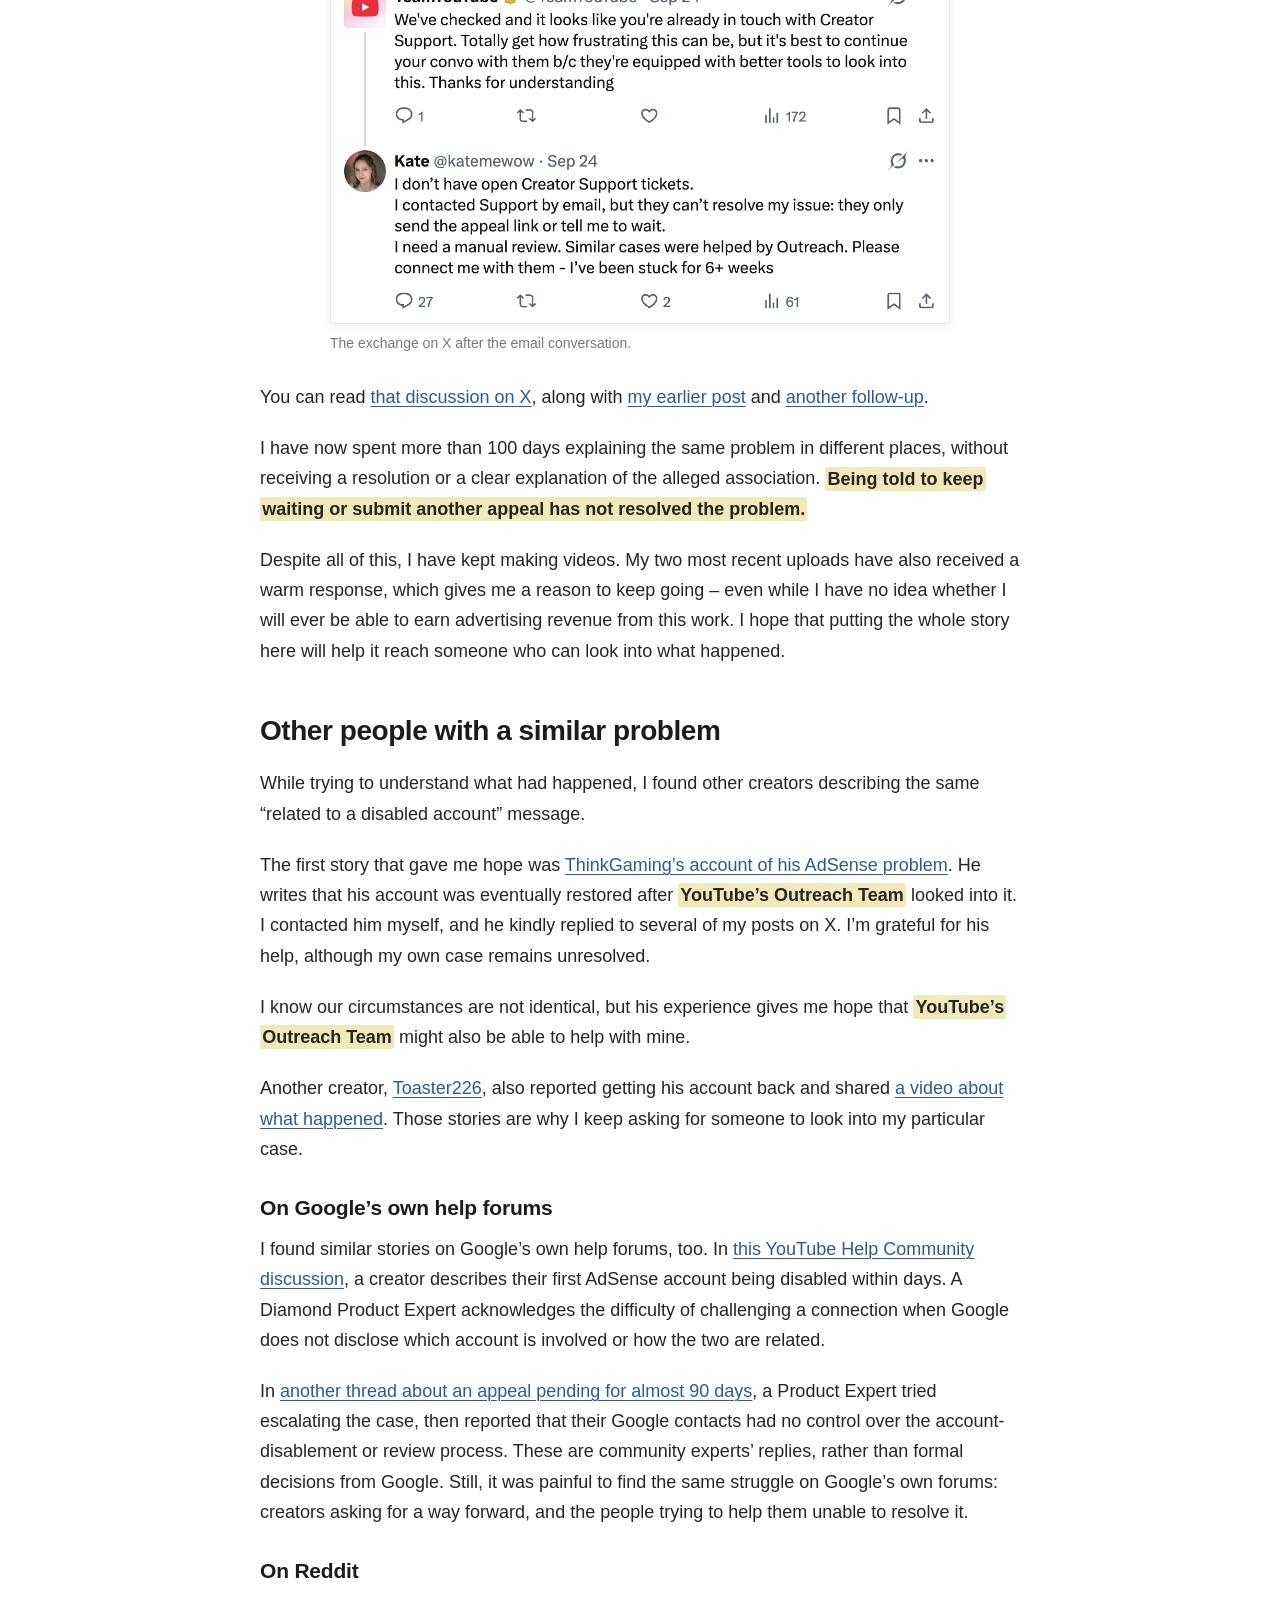
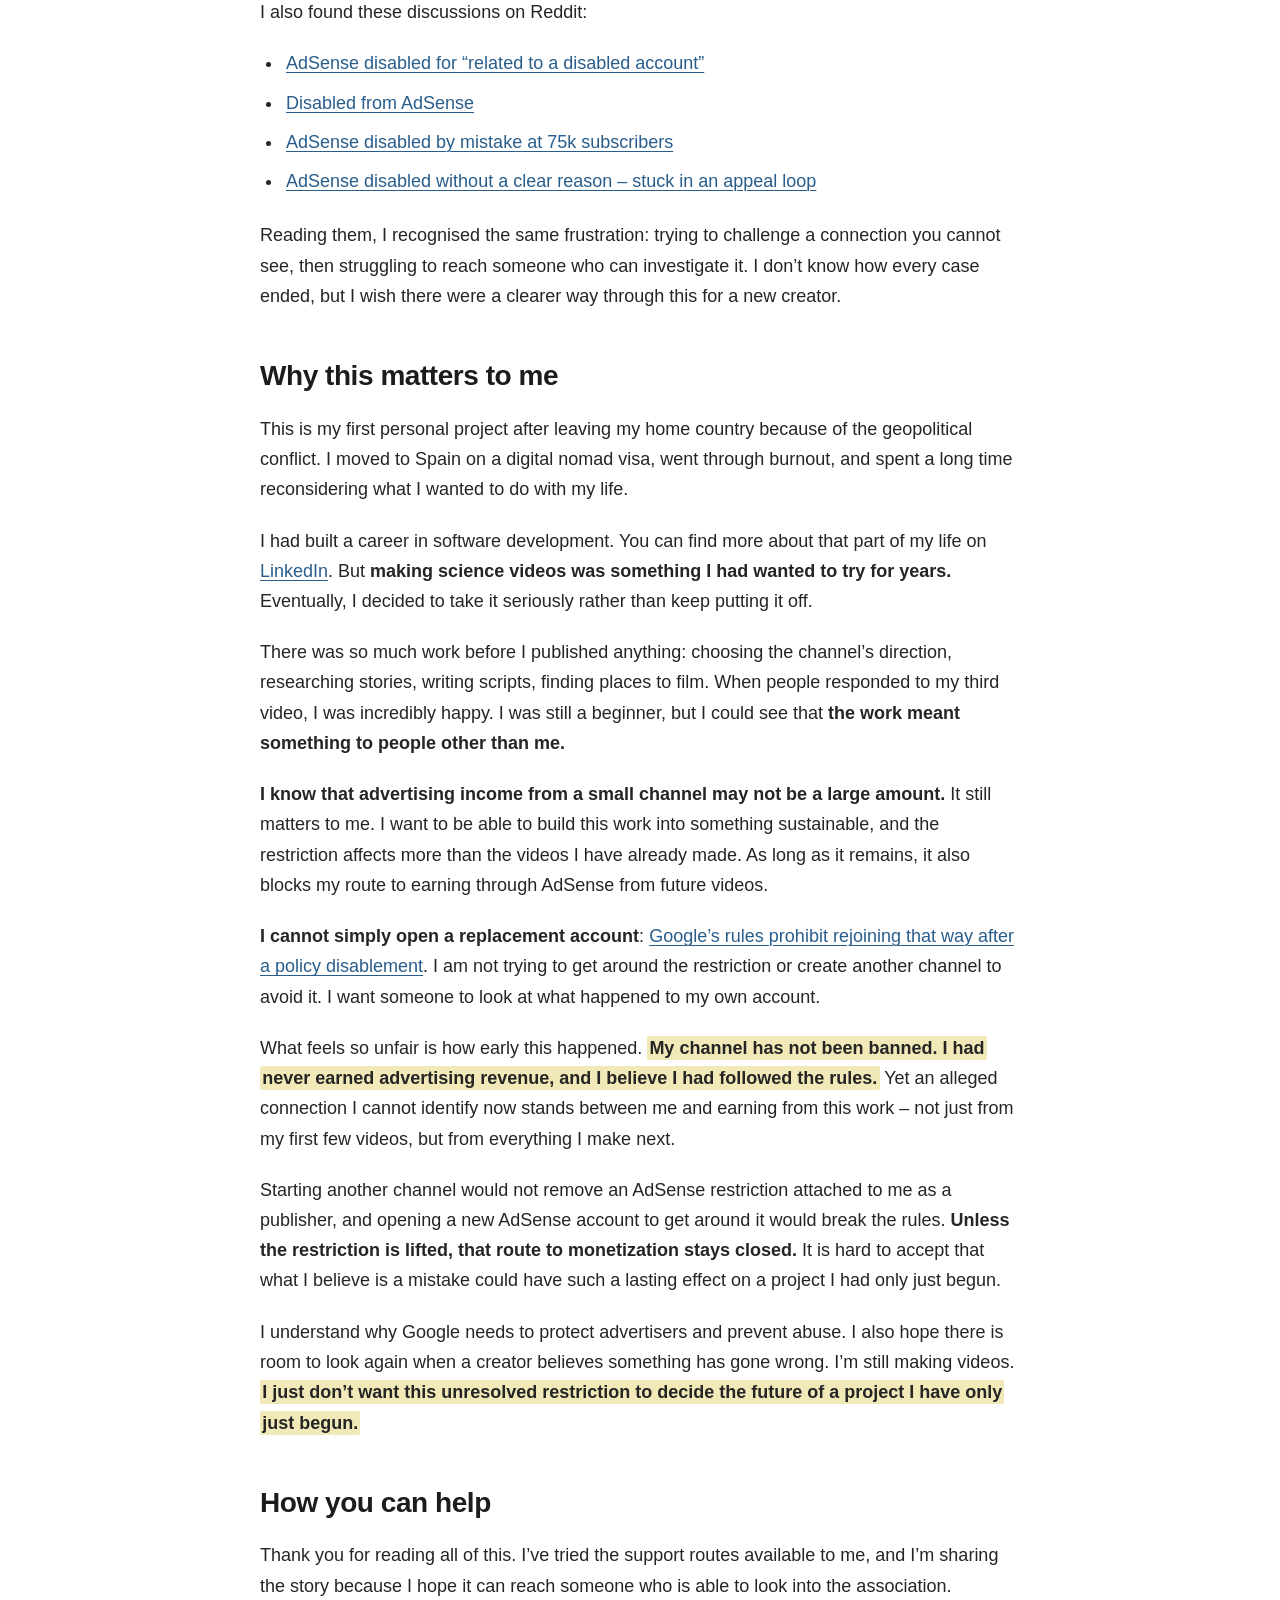
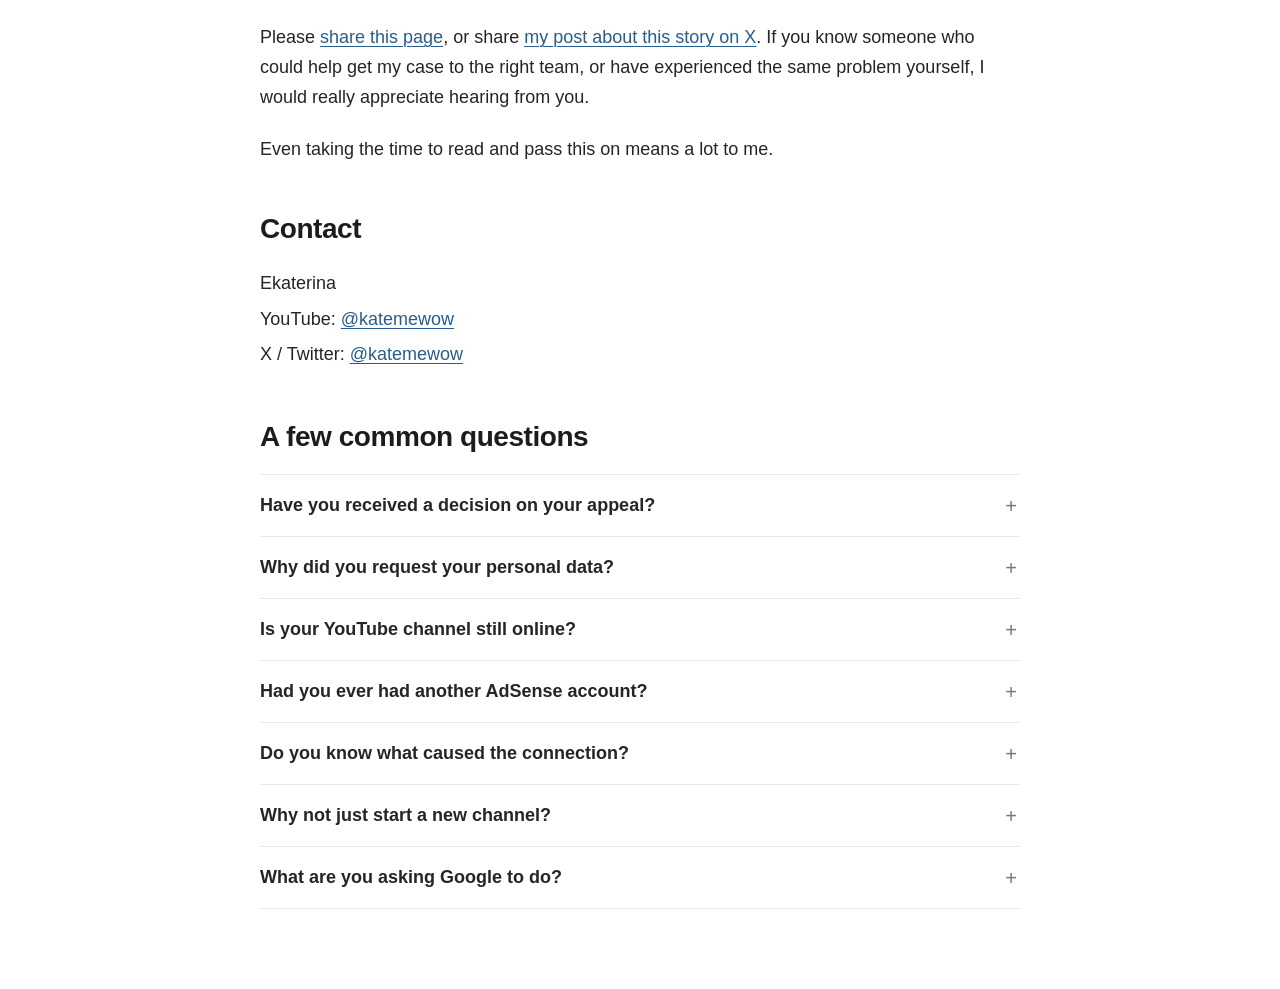
<file: adsense-story/index.html>
<!DOCTYPE html>

<html lang="en">
<head>
<meta charset="utf-8"/>
<meta content="width=device-width, initial-scale=1" name="viewport"/>
<title>My first AdSense account was disabled by Google. Here’s what happened | katemewow</title>
<meta content="My first AdSense account was disabled as related to a disabled account. After 100+ days, I am still asking for an individual review. Updates through 25 November 2026." name="description"/>
<meta content="AdSense related to a disabled account, account related to a disabled account, AdSense appeal, katemewow" name="keywords"/>
<link href="https://katemewow.github.io/adsense-story/" rel="canonical"/>
<meta content="article" property="og:type"/>
<meta content="My first AdSense account was disabled by Google. Here’s what happened" property="og:title"/>
<meta content="My first AdSense account was disabled as related to a disabled account. After 100+ days, I am still asking for an individual review. Updates through 25 November 2026." property="og:description"/>
<meta content="https://katemewow.github.io/adsense-story/" property="og:url"/>
<meta content="https://katemewow.github.io/assets/social-card.png" property="og:image"/>
<meta content="1200" property="og:image:width"/>
<meta content="630" property="og:image:height"/>
<meta content="summary_large_image" name="twitter:card"/>
<meta content="@katemewow" name="twitter:creator"/>
<link href="../assets/favicon.svg" rel="icon" type="image/svg+xml"/>
<link href="../assets/css/article.css?v=20261125" rel="stylesheet"/>
<script type="application/ld+json">{"@context": "https://schema.org", "@type": "Article", "headline": "My first AdSense account was disabled by Google. Here’s what happened", "description": "My first AdSense account was disabled as related to a disabled account. After 100+ days, I am still asking for an individual review. Updates through 25 November 2026.", "inLanguage": "en", "author": {"@type": "Person", "name": "Ekaterina", "url": "https://www.youtube.com/@katemewow"}, "dateModified": "2026-11-25", "mainEntityOfPage": "https://katemewow.github.io/adsense-story/", "datePublished": "2026-10-21"}</script>
<script defer="" src="../assets/js/config.js"></script>
<script defer="" src="../assets/js/article.js"></script>
</head>
<body>
<a class="skip-link" href="#article">Skip to article</a>
<header class="site-header">
<div class="site-header-inner">
<a aria-label="katemewow – back to the top" class="author-link" href="#top">
<img alt="Ekaterina" decoding="async" height="40" src="../assets/avatar.webp" width="40"/>
<span>katemewow</span>
</a>
<nav aria-label="Article sections"><a href="#updates">Updates</a>
<a href="#team">For YouTube Team</a>
<a href="#beginning">Story</a>
<a href="#attempts">What I tried</a>
<a href="#similar-cases">Other cases</a>
<a href="#contact">Contact&amp;FAQ</a>
</nav>
</div>
</header>
<main id="article"><article id="top">
<header>
<h1>My first AdSense account was disabled by Google. Here’s what happened</h1>
<p class="byline">Ekaterina · <a href="https://www.youtube.com/@katemewow">katemewow</a> · Published 21 October 2026<br/><span class="updated-date">Updated <time datetime="2026-11-25">25 November 2026</time></span></p>
</header>
<p class="current-status"><mark>More than 100 days later, my first AdSense account is still disabled.</mark> My appeal remains marked “In progress”, and I’m still waiting for the email update promised by YouTube Support.</p>
<section class="updates" aria-labelledby="updates">
<h2 id="updates">Latest updates</h2>
<p class="updates-intro">From newest to oldest. <a href="#original-story">Read the full story below</a>.</p>
<div class="update-list">

<article class="update-card" aria-labelledby="update-2026-11-25">
<p class="update-date"><time datetime="2026-11-25">25 November 2026</time></p>
<h3 id="update-2026-11-25">Google replied to my data request</h3>
<p>To understand the alleged account association, I had asked Google for the personal data about me used in that decision. I made the request on 26 October under my GDPR right of access.</p>
<p>Today, Google replied by telling me to contact AdSense support. <mark>None of the requested data was provided, and the reply did not explain any restriction on access.</mark></p>
<figure>
<a class="screenshot" href="../assets/evidence/gdpr-reply-2026-11-25.png" target="_blank" rel="noopener" aria-label="Open screenshot: Google's response to my personal-data request">
<img src="../assets/evidence/gdpr-reply-2026-11-25.png" alt="Google's reply directing me to AdSense support, above the quoted heading of my original Data Access Request Form" width="2048" height="635" decoding="async" loading="eager"/>
</a>
<figcaption>The reply I received on 25 November.</figcaption>
</figure>
<p>I had already spent months trying to resolve this through support. I used the data-access process because I wanted to check what information about me had led to the alleged link. Being sent back to support leaves me without that information.</p>
<p class="update-links"><a href="#update-2026-10-26">What I asked Google to provide</a></p>
</article>

<article class="update-card" aria-labelledby="update-2026-11-23">
<p class="update-date"><time datetime="2026-11-23">23 November 2026</time> · Checked again on 25 November</p>
<h3 id="update-2026-11-23">Still waiting for the promised email</h3>
<p>TeamYouTube confirmed in a direct message that my case was still being worked on and that an email update would follow soon.</p>
<p>As of 25 November, <mark>I still haven’t received the email promised on 18 November</mark>, including in spam. The newer YouTube case remains marked <strong>“In progress”</strong>; its displayed update date is 23 November.</p>
<p>My original AdSense appeal, received on 12 August, also still shows “In progress”. Its displayed update date changed to 17 November, but I have received no substantive appeal outcome.</p>
</article>

<article class="update-card" aria-labelledby="update-2026-11-18">
<p class="update-date"><time datetime="2026-11-18">18 November 2026</time></p>
<h3 id="update-2026-11-18">A new case and a 24–48-hour promise</h3>
<p>I posted again about the missing case and the lack of an email. TeamYouTube then gave me a new case number and said future communication would be by email, with an update expected within <mark>24–48 hours</mark>.</p>
<p>I thanked them and repeated that I was ready to provide any information needed. I hoped this would finally lead to a conversation with someone who could review the association.</p>
<p class="update-links"><a href="https://x.com/katemewow/status/2123035445181190403">My follow-up on X</a></p>
</article>

<article class="update-card" aria-labelledby="update-2026-11-07">
<p class="update-date"><time datetime="2026-11-07">7</time>–<time datetime="2026-11-11">11 November 2026</time></p>
<h3 id="update-2026-11-07">A case appeared, then disappeared</h3>
<p>On 7 November, more than a week after completing the form sent to me through X, I posted again because support still hadn’t emailed me.</p>
<p>TeamYouTube confirmed that my issue was being worked on and gave me a case number. It appeared as “In progress” in my support list, then disappeared a day later. <mark>I received no email explaining what had happened to it.</mark></p>
<p>In direct messages on 9, 10 and 11 November, I asked whether the case had been closed, transferred or was still being reviewed. I did not receive a clear explanation.</p>
<p class="update-links"><a href="https://x.com/katemewow/status/2119037297517642018">My post about waiting for support</a></p>
</article>

<article class="update-card" aria-labelledby="update-2026-10-27">
<p class="update-date"><time datetime="2026-10-27">27 October 2026</time> · The next support attempt</p>
<h3 id="update-2026-10-27">Another post, another support form</h3>
<p>I explained publicly that the earlier email exchange had ended without a resolution, and that being directed back to the same conversation was not helping.</p>
<p>After this post, TeamYouTube contacted me privately and sent a form to arrange further support. I completed it and waited for the promised email. <strong>I was still asking for an individual review of the alleged association.</strong></p>
<p class="update-links"><a href="https://x.com/katemewow/status/2115050715848618186">The post that led to another support form</a></p>
</article>

<article class="update-card" aria-labelledby="update-2026-10-26">
<p class="update-date"><time datetime="2026-10-26">26 October 2026</time></p>
<h3 id="update-2026-10-26">I asked for the personal data behind the association</h3>
<p>I submitted a data-access request under <a href="https://www.boe.es/buscar/doc.php?id=DOUE-L-2016-80807">Article 15 GDPR</a>, which gives me a right to access my personal data, subject to applicable legal restrictions.</p>
<p>I asked for the personal data used to establish the alleged link, any recorded inference that I owned, operated or controlled another account, and my personal data in the disablement and appeal-review records.</p>
<p><mark>I wanted to understand what information about me had been used and check whether it was accurate.</mark> I expressly asked for my own data, with protected material redacted, rather than source code or another person’s private details.</p>
</article>

<article class="update-card" aria-labelledby="update-2026-10-21">
<p class="update-date"><time datetime="2026-10-21">21 October 2026</time></p>
<h3 id="update-2026-10-21">I published this page and asked for help</h3>
<p>I shared this page on X, hoping that putting the whole story in one place would help it reach someone able to investigate.</p>
<p>TeamYouTube replied that, because I already had an open case, I should continue by email. I explained that the email team had already said it could not offer a different resolution or further information. <mark>I was being sent back to the same conversation that had left the problem unresolved.</mark></p>
<p class="update-links"><a href="https://x.com/katemewow/status/2112928889274327354">My original post sharing this page and the exchange below it</a></p>
</article>

</div>
</section>

<h2 id="original-story">The full story</h2>
<p>On <strong>11 August 2026</strong>, I received an unexpected email from Google: my AdSense account had been disabled because, according to the message, it was <em>“linked to an account that was disabled due to AdSense policy violations.”</em></p>
<figure>
<a aria-label="Open screenshot: Google’s email saying my AdSense account is linked to a disabled account" class="screenshot" href="../assets/evidence/disablement-full.png" rel="noopener" target="_blank">
<img alt="Google’s email saying my AdSense account is linked to a disabled account" decoding="async" height="575" loading="eager" src="../assets/evidence/disablement.webp" width="876"/>
</a>
<figcaption>The email I received on 11 August 2026.</figcaption>
</figure>
<p>I had only recently started making videos on <strong>my first and only YouTube channel</strong>. This was my first attempt to apply for monetization and the first AdSense account I had ever created.</p>
<p><mark>I have never created, owned or operated any other AdSense account – including one disabled for policy violations. That is why I believe this decision was a mistake.</mark></p>
<p>I submitted my appeal on 12 August and received an automatic confirmation email. As of 25 November 2026, it still shows “In progress”, and I haven’t received a substantive outcome. Support has replied to my messages, but I still don’t know whether the alleged association has received an individual review.</p>
<p>I’ve put this page together to tell the full story: how I got here, what I’ve tried, some of the replies I received, and other creators’ experiences with a similar problem. If you have been through this yourself, or can help the story reach someone who can look into it, I would be very grateful. <strong>Please, I need your help.</strong></p>
<section aria-labelledby="team">
<h2 id="team">For the YouTube / AdSense team</h2>
<p>This is my first and only AdSense account, created through YouTube Studio for <a href="https://www.youtube.com/@katemewow">@katemewow</a>, the channel I have owned since 2019. I create its content myself and registered AdSense using my own legal identity.</p>
<p>I haven’t been told which account the notice refers to or what connection has been attributed to me, so I cannot identify or resolve it myself. Given my own account history, I believe the restriction may have been applied to me in error. <strong>I would be grateful for a manual, individual review of the alleged association.</strong></p>
<p>In <a href="#thinkgaming">ThinkGaming’s case</a>, <mark>YouTube’s Outreach Team</mark> helped resolve a similar issue. I would be very grateful if the team could also take a look at mine.</p>
<p>You can reach me on X: <a href="https://x.com/katemewow">@katemewow</a></p>
</section>
<section aria-labelledby="background">
<h2 id="background">A little background</h2>
<p>If you’re not familiar with how YouTube monetization works, there are two services involved. The <a href="https://support.google.com/youtube/answer/72851?hl=en">YouTube Partner Program (YPP)</a> lets eligible creators who pass its review earn money through features such as advertising. <a href="https://support.google.com/youtube/answer/11602441?hl=en">AdSense for YouTube</a> is the Google service that handles their payments.</p>
<p>My problem began while setting up AdSense. My first and only account was disabled because of an alleged connection to another disabled account. As a result, I cannot move forward with joining the YouTube Partner Program.</p>
<p>I had never been accepted into YPP or earned YouTube advertising revenue before this happened.</p>
</section>
<section aria-labelledby="beginning">
<h2 id="beginning">How it started</h2>
<p>I have owned this channel since 2019. For years, I simply used YouTube as a viewer. On <strong>15 May 2026</strong>, after months of preparation, I published my first video.</p>
<p>After years working in software development, I wanted to create a personal science-communication project: video essays about how our brains work, told through research and real human stories. I spent time shaping each script and looked for distinctive places to film.</p>
<p>Then my third video, about the Matthew Effect, reached <strong>around 195,000 views</strong>. I was thrilled that something I had made connected with so many people. It gave me the confidence to keep going. 💕</p>
<p>You can watch <a href="https://www.youtube.com/watch?v=vVRmbf3TnPk">my video about the Matthew Effect here</a>.</p>
<p>Within my first three months of making videos, I reached the subscriber and watch-time requirements to apply. I accepted the terms in YouTube Studio and followed its link to create my <strong>first and only AdSense account</strong>, using my own legal identity.</p>
<p>I expected to complete the setup and move on to channel review. Instead, I received an account-disablement email. This is where my application has been stuck ever since:</p>
<figure class="compact">
<a aria-label="Open screenshot: YouTube Studio showing an AdSense error and a paused channel review" class="screenshot" href="../assets/evidence/studio-full.png" rel="noopener" target="_blank">
<img alt="YouTube Studio showing an AdSense error and a paused channel review" decoding="async" height="1548" loading="lazy" src="../assets/evidence/studio.webp" width="1584"/>
</a>
<figcaption>My monetization application in YouTube Studio.</figcaption>
</figure>
<p>I had never previously created, owned or operated another AdSense account. I wasn’t told which account the notice referred to or what connection Google had found. From what I know of my own history, <mark>I believe the restriction was applied to me incorrectly.</mark></p>
</section>
<section aria-labelledby="attempts">
<h2 id="attempts">What I tried</h2>
<h3 id="appeal">The appeal</h3>
<p>I submitted an official appeal the following day, on 12 August. I explained that this was my first account and asked for the alleged association to be checked. An automatic email confirmed that Google had received it:</p>
<figure>
<a aria-label="Open screenshot: The automatic email confirming receipt of my appeal on 12 August" class="screenshot" href="../assets/evidence/appeal-full.png" rel="noopener" target="_blank">
<img alt="The automatic email confirming receipt of my appeal on 12 August" decoding="async" height="519" loading="lazy" src="../assets/evidence/appeal.webp" width="1895"/>
</a>
<figcaption>The confirmation I received after submitting my appeal.</figcaption>
</figure>
<p>As of 25 November 2026, more than 100 days have passed since that confirmation. The appeal still shows “In progress”, and I haven’t received a substantive outcome.</p>
<p>The appeal instructions ask publishers to make sure they have addressed any policy violations. <mark>I genuinely want to resolve the problem, but I don’t know how to investigate a connection to an account I cannot identify.</mark> I can explain my own history and provide documents; I cannot see the information Google used to establish that link.</p>
<h3 id="chat">Support chat</h3>
<p>I contacted support through chat several times. In every conversation, I explained that I had already submitted an appeal and was trying to get the association reviewed individually.</p>
<p>The answers kept coming back to the same few options: submit an appeal, wait without a timeframe, or accept that nothing more could be done. <strong>At different points, I was encouraged to submit again and then told that additional appeals would not help and could slow things down.</strong></p>
<p>I kept explaining that I had already followed the appeal process. I wasn’t asking where to find the form; I was trying to understand what I could do when the only answer was to keep waiting. That wait has now stretched from weeks into months.</p>
<h3 id="x-posts">Posting on X</h3>
<p>I also started posting on X and asking <a href="https://x.com/TeamYouTube">@TeamYouTube</a> for help. I explained that I had never owned another AdSense account, that this was my only channel, and that I was ready to provide whatever information would help someone look into it.</p>
<p>One of my early posts reached more than 650 views. For a moment, I hoped that more people seeing it might help me get somewhere.</p>
<figure class="compact">
<a aria-label="Open screenshot: My early post asking TeamYouTube for a manual review, showing 671 views" class="screenshot" href="../assets/evidence/x-posts-full.png" rel="noopener" target="_blank">
<img alt="My early post asking TeamYouTube for a manual review, showing 671 views" decoding="async" height="822" loading="lazy" src="../assets/evidence/x-posts.webp" width="1199"/>
</a>
<figcaption>One of my early requests for help on X.</figcaption>
</figure>
<p>Most of the replies told me to keep waiting for the appeal, or to continue in direct messages and then by email. Here is one of the responses I received:</p>
<figure>
<a aria-label="Open screenshot: TeamYouTube’s reply recommending that I wait for an appeal update" class="screenshot" href="../assets/evidence/x-wait-full.png" rel="noopener" target="_blank">
<img alt="TeamYouTube’s reply recommending that I wait for an appeal update" decoding="async" height="306" loading="lazy" src="../assets/evidence/x-wait.webp" width="1178"/>
</a>
<figcaption>TeamYouTube’s response on 28 August.</figcaption>
</figure>
<h3 id="email">The email exchange</h3>
<p>After about a week of waiting and another public follow-up, I was contacted by email. I was relieved: it felt as though I might finally be able to explain the whole situation to someone who could help.</p>
<p>Over the next several days, I described the history of my channel and AdSense account, shared similar cases, and repeatedly asked whether my case could be passed to a specialist who could review the association. I offered identity and payment information and sent an official document confirming where I live.</p>
<p>I sent that document because I had read accounts from other publishers who wondered whether a shared or virtual-office address had contributed to their problem. I rent an apartment in Barcelona; it is not a virtual office. I wondered whether the address could previously have appeared on someone else’s account, so I provided a Barcelona City Council document showing my name, address and the date I registered there. <strong>I don’t know whether the address played any role. I was trying to give support anything that might help.</strong></p>
<p>Yet the replies kept returning to the appeal and the AdSense policies. On 17 September, I was told that <strong>my appeal was being reviewed, with no timeframe:</strong></p>
<figure>
<a aria-label="Open screenshot: The 17 September email saying the appeal is being reviewed, with no timeframe" class="screenshot" href="../assets/evidence/support-17-full.png" rel="noopener" target="_blank">
<img alt="The 17 September email saying the appeal is being reviewed, with no timeframe" decoding="async" height="360" loading="lazy" src="../assets/evidence/support-17.webp" width="1902"/>
</a>
<figcaption>The reply I received on 17 September.</figcaption>
</figure>
<p>The next reply was even harder to understand. It said the <strong>request was still under review, but also referred to a decision already reached and said that further contact would not change it:</strong></p>
<figure>
<a aria-label="Open screenshot: The 18 September email referring both to a review in progress and a decision already reached" class="screenshot" href="../assets/evidence/support-18-full.png" rel="noopener" target="_blank">
<img alt="The 18 September email referring both to a review in progress and a decision already reached" decoding="async" height="781" loading="lazy" src="../assets/evidence/support-18.webp" width="1892"/>
</a>
<figcaption>The follow-up email on 18 September.</figcaption>
</figure>
<p>I couldn’t tell whether my appeal was still being considered or whether the case had already been decided. Nothing in those replies told me whether the information I had sent had helped someone reassess the alleged connection.</p>
<p>I don’t blame the individual people answering my emails. I had explained everything as carefully as I could, but I was still being told to wait, with no idea of how long that might be or what else I could do. <mark>From those replies, it seemed that the support team I had reached did not have the tools or authority to resolve this AdSense issue.</mark></p>
<h3 id="back-to-x">Back to X</h3>
<p>After the email exchange failed to resolve anything, I posted again. I explained that I had followed the process I’d been given, but was still receiving the same advice to appeal and wait.</p>
<p>TeamYouTube replied that I was already in contact with Creator Support and should continue the conversation there. That was the conversation I had <strong>just explained hadn’t helped.</strong></p>
<figure class="compact">
<a aria-label="Open screenshot: TeamYouTube sending me back to Creator Support after I explained that email support had not resolved the issue" class="screenshot" href="../assets/evidence/x-loop-full.png" rel="noopener" target="_blank">
<img alt="TeamYouTube sending me back to Creator Support after I explained that email support had not resolved the issue" decoding="async" height="665" loading="lazy" src="../assets/evidence/x-loop.webp" width="1182"/>
</a>
<figcaption>The exchange on X after the email conversation.</figcaption>
</figure>
<p>You can read <a href="https://x.com/katemewow/status/2103112732320923792">that discussion on X</a>, along with <a href="https://x.com/katemewow/status/2091865758900908198">my earlier post</a> and <a href="https://x.com/katemewow/status/2096959332571034076">another follow-up</a>.</p>
<p>I have now spent more than 100 days explaining the same problem in different places, without receiving a resolution or a clear explanation of the alleged association. <mark>Being told to keep waiting or submit another appeal has not resolved the problem.</mark></p>
<p>Despite all of this, I have kept making videos. My two most recent uploads have also received a warm response, which gives me a reason to keep going – even while I have no idea whether I will ever be able to earn advertising revenue from this work. I hope that putting the whole story here will help it reach someone who can look into what happened.</p>
</section>
<section aria-labelledby="similar-cases">
<h2 id="similar-cases">Other people with a similar problem</h2>
<p>While trying to understand what had happened, I found other creators describing the same “related to a disabled account” message.</p>
<p id="thinkgaming">The first story that gave me hope was <a href="https://thinkgaminghq.com/adsense-story/">ThinkGaming’s account of his AdSense problem</a>. He writes that his account was eventually restored after <mark>YouTube’s Outreach Team</mark> looked into it. I contacted him myself, and he kindly replied to several of my posts on X. I’m grateful for his help, although my own case remains unresolved.</p>
<p>I know our circumstances are not identical, but his experience gives me hope that <mark>YouTube’s Outreach Team</mark> might also be able to help with mine.</p>
<p>Another creator, <a href="https://x.com/Toaster226AoE">Toaster226</a>, also reported getting his account back and shared <a href="https://www.youtube.com/watch?v=miUedWSY6kc">a video about what happened</a>. Those stories are why I keep asking for someone to look into my particular case.</p>
<h3 id="help-community">On Google’s own help forums</h3>
<p>I found similar stories on Google’s own help forums, too. In <a href="https://support.google.com/youtube/thread/449106721/%E2%81%A0urgent-help-innocent-creator-frozen-at-step-2-for-40-days-due-to-adsense-false-positive-glitch?hl=en">this YouTube Help Community discussion</a>, a creator describes their first AdSense account being disabled within days. A Diamond Product Expert acknowledges the difficulty of challenging a connection when Google does not disclose which account is involved or how the two are related.</p>
<p>In <a href="https://support.google.com/adsense/thread/411649320/adsense-account-terminated-due-to-%E2%80%9Crelated-account%E2%80%9D-%E2%80%93-appeal-pending-for-almost-90-days?hl=en">another thread about an appeal pending for almost 90 days</a>, a Product Expert tried escalating the case, then reported that their Google contacts had no control over the account-disablement or review process. These are community experts’ replies, rather than formal decisions from Google. Still, it was painful to find the same struggle on Google’s own forums: creators asking for a way forward, and the people trying to help them unable to resolve it.</p>
<h3>On Reddit</h3><p>I also found these discussions on Reddit:</p>
<ul class="reading-links">
<li><a href="https://www.reddit.com/r/AdsenseAlternatives/comments/1vllliq/adsense_disabled_for_related_to_a_disabled/">AdSense disabled for “related to a disabled account”</a></li>
<li><a href="https://www.reddit.com/r/PartneredYoutube/comments/1u2se1j/disabled_from_adsense/">Disabled from AdSense</a></li>
<li><a href="https://www.reddit.com/r/Adsense/comments/1hb514u/adsense_disabled_by_mistake_at_75k_subscribers/">AdSense disabled by mistake at 75k subscribers</a></li>
<li><a href="https://www.reddit.com/r/PartneredYoutube/comments/1hb4xc2/adsense_disabled_without_clear_reason_stuck_in/">AdSense disabled without a clear reason – stuck in an appeal loop</a></li>
</ul>
<p>Reading them, I recognised the same frustration: trying to challenge a connection you cannot see, then struggling to reach someone who can investigate it. I don’t know how every case ended, but I wish there were a clearer way through this for a new creator.</p>
</section>
<section aria-labelledby="why-it-matters">
<h2 id="why-it-matters">Why this matters to me</h2>
<p>This is my first personal project after leaving my home country because of the geopolitical conflict. I moved to Spain on a digital nomad visa, went through burnout, and spent a long time reconsidering what I wanted to do with my life.</p>
<p>I had built a career in software development. You can find more about that part of my life on <a href="https://www.linkedin.com/in/ekaterina-zelenkina-830b6a368">LinkedIn</a>. But <strong>making science videos was something I had wanted to try for years.</strong> Eventually, I decided to take it seriously rather than keep putting it off.</p>
<p>There was so much work before I published anything: choosing the channel’s direction, researching stories, writing scripts, finding places to film. When people responded to my third video, I was incredibly happy. I was still a beginner, but I could see that <strong>the work meant something to people other than me.</strong></p>
<p><strong>I know that advertising income from a small channel may not be a large amount.</strong> It still matters to me. I want to be able to build this work into something sustainable, and the restriction affects more than the videos I have already made. As long as it remains, it also blocks my route to earning through AdSense from future videos.</p>
<p><strong>I cannot simply open a replacement account</strong>: <a href="https://support.google.com/adsense/answer/2576043?hl=en">Google’s rules prohibit rejoining that way after a policy disablement</a>. I am not trying to get around the restriction or create another channel to avoid it. I want someone to look at what happened to my own account.</p>
<p>What feels so unfair is how early this happened. <mark>My channel has not been banned. I had never earned advertising revenue, and I believe I had followed the rules.</mark> Yet an alleged connection I cannot identify now stands between me and earning from this work – not just from my first few videos, but from everything I make next.</p>
<p>Starting another channel would not remove an AdSense restriction attached to me as a publisher, and opening a new AdSense account to get around it would break the rules. <strong>Unless the restriction is lifted, that route to monetization stays closed.</strong> It is hard to accept that what I believe is a mistake could have such a lasting effect on a project I had only just begun.</p>
<p>I understand why Google needs to protect advertisers and prevent abuse. I also hope there is room to look again when a creator believes something has gone wrong. I’m still making videos. <mark>I just don’t want this unresolved restriction to decide the future of a project I have only just begun.</mark></p>
</section>
<section aria-labelledby="help">
<h2 id="help">How you can help</h2>
<p>Thank you for reading all of this. I’ve tried the support routes available to me, and I’m sharing the story because I hope it can reach someone who is able to look into the association.</p>
<p>Please <a class="share-page" href="https://katemewow.github.io/adsense-story/">share this page</a>, or share <a class="main-post" href="https://x.com/katemewow">one of my posts on X</a>. If you know someone who could help get my case to the right team, or have experienced the same problem yourself, I would really appreciate hearing from you.</p>
<p>Even taking the time to read and pass this on means a lot to me.</p>
</section>
<section aria-labelledby="contact">
<h2 id="contact">Contact</h2>
<p class="contact-lines">Ekaterina<br/>
YouTube: <a href="https://www.youtube.com/@katemewow">@katemewow</a><br/>
X / Twitter: <a href="https://x.com/katemewow">@katemewow</a></p>
</section>
<section aria-labelledby="questions">
<h2 id="questions">A few common questions</h2>
<details class="faq-item"><summary>Have you received a decision on your appeal?</summary><p>As of 25 November 2026, I have not received a clear, substantive appeal outcome. My original AdSense appeal still shows “In progress”, with a displayed update date of 17 November. A changed date alone does not tell me whether the association has been reviewed individually.</p></details>
<details class="faq-item"><summary>Why did you request your personal data?</summary><p>I wanted to understand the information about me used to establish the alleged association and check whether it was accurate. My request covered my own data and recorded inferences about me, with protected material redacted. On 25 November, Google directed me to AdSense support without providing the requested data. <a href="#update-2026-11-25">Read the update and see the reply</a>.</p></details>

<details class="faq-item"><summary>Is your YouTube channel still online?</summary><p>Yes. The channel is still online, and I continue to publish videos. The problem is with my first AdSense account, which prevents my first YPP application from moving forward.</p></details>
<details class="faq-item"><summary>Had you ever had another AdSense account?</summary><p>No. This was the first one I had ever created. I had never owned or operated another AdSense account, including an account disabled for policy violations.</p></details>
<details class="faq-item"><summary>Do you know what caused the connection?</summary><p>No. The email gives the reason as a link to another disabled account, but I haven’t been told which account or what the connection is. I have explained my own account history to support and provided information that I hoped would help.</p></details>
<details class="faq-item">
<summary>Why not just start a new channel?</summary>
<p>The restriction is on my AdSense account, not just on one YouTube channel. Starting again would not make me eligible to receive payments through AdSense while it remains in place. <a href="https://support.google.com/adsense/answer/2576043?hl=en">Google does not allow publishers disabled for policy reasons to rejoin by opening a new AdSense account.</a></p>
<p>A replacement account would also have a real connection to a disabled account – this one – because both would be mine. I don’t want to create a genuine policy problem while trying to resolve what I believe is a mistake. I want to resolve the issue with my original account, not work around it.</p>
</details><details class="faq-item"><summary>What are you asking Google to do?</summary><p>I’m asking for a manual, individual review of the alleged association, taking my own identity and account history into account.</p></details>
</section>
</article></main>
</body>
</html>
</file>
<file: assets/css/article.css>
:root { color-scheme: light; --header-height: 69px; --highlight: #f2e9b9; }
* { box-sizing: border-box; }
html { -webkit-text-size-adjust: 100%; scroll-padding-top: calc(var(--header-height) + 24px); }
body {
  margin: 0;
  background: #fff;
  color: #252525;
  font-family: -apple-system, BlinkMacSystemFont, "Segoe UI", Arial, sans-serif;
  font-size: 18px;
  line-height: 1.68;
}
main { width: min(100% - 48px, 760px); margin: 48px auto 80px; }
h1, h2, h3 { color: #1c1c1c; font-weight: 700; line-height: 1.24; }
h1 { font-size: 40px; letter-spacing: -1px; margin: 0 0 18px; }
h2 { font-size: 28px; letter-spacing: -0.45px; margin: 48px 0 20px; }
h3 { font-size: 21px; letter-spacing: -0.2px; margin: 31px 0 13px; }
p { margin: 0 0 21px; }
.byline { font-size: 15px; line-height: 1.5; color: #717171; margin-bottom: 32px; }
a { color: #285d8c; text-decoration: underline; text-underline-offset: 3px; text-decoration-thickness: 1px; overflow-wrap: anywhere; }
a:hover { color: #173f63; }
a:focus-visible { outline: 2px solid currentColor; outline-offset: 4px; }
strong { font-weight: 650; }
figure { margin: 27px 0 28px; }
figure a { display: block; color: inherit; }
figure img { display: block; width: 100%; height: auto; border: 1px solid #e7e7e7; border-radius: 2px; box-shadow: 0 2px 9px rgb(0 0 0 / 5%); }
figure.compact { max-width: 620px; margin-left: auto; margin-right: auto; }
figcaption { color: #777; font-size: 14px; line-height: 1.5; margin-top: 9px; }
ul { margin: 8px 0 24px; padding-left: 23px; }
li { padding-left: 3px; margin: 9px 0; }

@media (max-width: 600px) {
  body { font-size: 17px; line-height: 1.67; }
  main { width: calc(100% - 36px); margin: 29px auto 52px; }
  h1 { font-size: 32px; line-height: 1.2; letter-spacing: -0.65px; }
  h2 { font-size: 25px; margin-top: 37px; }
  h3 { font-size: 20px; margin-top: 27px; }
  .byline { font-size: 14px; margin-bottom: 26px; }
  figure { margin: 23px 0; }
  p { margin-bottom: 19px; }
}
@media print {
  main { width: 100%; margin: 0; }
  body { font-size: 11pt; }
  h1 { font-size: 25pt; }
  h2 { font-size: 18pt; }
  h3 { font-size: 13pt; }
  h1, h2, h3 { break-after: avoid; }
  figure { break-inside: avoid; }
  figure img { box-shadow: none; }
  a { color: inherit; }
}

/* A small sticky reading header. */
.site-header { position: sticky; top: 0; z-index: 10; background: #fff; border-bottom: 1px solid #ededed; }
.site-header-inner { width: min(100% - 48px, 1000px); margin: auto; min-height: 68px; display: flex; align-items: center; justify-content: space-between; gap: 24px; padding: 12px 0; }
.author-link { display: inline-flex; align-items: center; gap: 10px; flex: 0 0 auto; font-size: 16px; font-weight: 600; text-decoration: none; color: #252525; }
.author-link img { width: 40px; height: 40px; border-radius: 50%; object-fit: cover; }
.site-header nav { display: flex; flex-wrap: wrap; gap: 4px 19px; align-items: center; }
.site-header nav a { font-size: 14px; line-height: 1.8; color: #555; text-decoration: none; white-space: nowrap; padding: 4px 0; }
.site-header nav a:hover { color: #252525; text-decoration: underline; }
mark {
  color: inherit;
  background: var(--highlight);
  font-weight: 700;
  padding: .10em .12em .12em;
  border-radius: 2px;
  -webkit-box-decoration-break: clone;
  box-decoration-break: clone;
}
mark strong { font-weight: inherit; }
.skip-link { position: fixed; left: 16px; top: -100px; z-index: 20; background: white; padding: 10px 16px; }
.skip-link:focus { top: 8px; }
.contact-lines { line-height: 1.95; }
.faq-item { margin: 0; border-top: 1px solid #e7e7e7; }
.faq-item:last-child { border-bottom: 1px solid #e7e7e7; }
.faq-item summary { cursor: pointer; padding: 17px 26px 17px 0; font-weight: 600; line-height: 1.5; position: relative; list-style: none; }
.faq-item summary::-webkit-details-marker { display: none; }
.faq-item summary::after { content: '+'; position: absolute; right: 3px; top: 16px; font-size: 20px; font-weight: 400; color: #777; }
.faq-item[open] summary::after { content: '−'; }
.faq-item summary:focus-visible { outline: 2px solid #285d8c; outline-offset: 3px; }
.faq-item p { margin: 0 0 18px; }
@media (max-width: 850px) {
  :root { --header-height: 119px; }
  .site-header-inner { align-items: flex-start; flex-direction: column; gap: 4px; padding: 10px 0 8px; }
  .author-link img { width: 32px; height: 32px; }
  .site-header nav { gap: 2px 17px; }
  .site-header nav a { font-size: 13px; padding: 2px 0; }
}
@media (max-width: 600px) {
  .site-header-inner { width: calc(100% - 36px); }
  .author-link { font-size: 15px; gap: 9px; }
}
@media print {
  .site-header, .skip-link { display: none; }
  mark { background: none; text-decoration: underline; }
}

/* Dated updates, newest first, in the same quiet article style. */
.byline .updated-date { display: inline-block; }
.current-status { margin: 0 0 22px; }
.updates > h2 { margin-top: 34px; margin-bottom: 10px; }
.updates-intro { font-size: 16px; line-height: 1.55; color: #606060; margin-bottom: 22px; }
.update-list { display: grid; gap: 20px; }
.update-card { padding: 25px 28px 26px; border: 1px solid #e2e2e2; border-radius: 16px; background: #fafafa; min-width: 0; }
.update-card .update-date { color: #646464; font-size: 14px; line-height: 1.5; margin: 0 0 10px; }
.update-card h3 { font-size: 22px; line-height: 1.3; margin: 0 0 17px; }
.update-card p { margin: 0 0 17px; }
.update-card > :last-child { margin-bottom: 0; }
.update-card figure { margin: 22px 0; }
.update-card figure img { border-radius: 7px; background: #fff; box-shadow: 0 3px 12px rgb(0 0 0 / 6%); }
.update-card .update-links { font-size: 16px; line-height: 1.55; margin: 19px 0 0; }
#original-story { padding-top: 12px; }
@media (max-width: 600px) {
  .update-list { gap: 16px; }
  .update-card { padding: 20px 18px 22px; border-radius: 14px; }
  .update-card h3 { font-size: 21px; }
  .update-card .update-date { font-size: 14px; }
  .updates-intro { font-size: 15px; }
}
@media print {
  .update-card { background: #fff; border-color: #bbb; padding: 16px; }
  .update-card h3, .update-card .update-date { break-after: avoid; }
}
</file>
